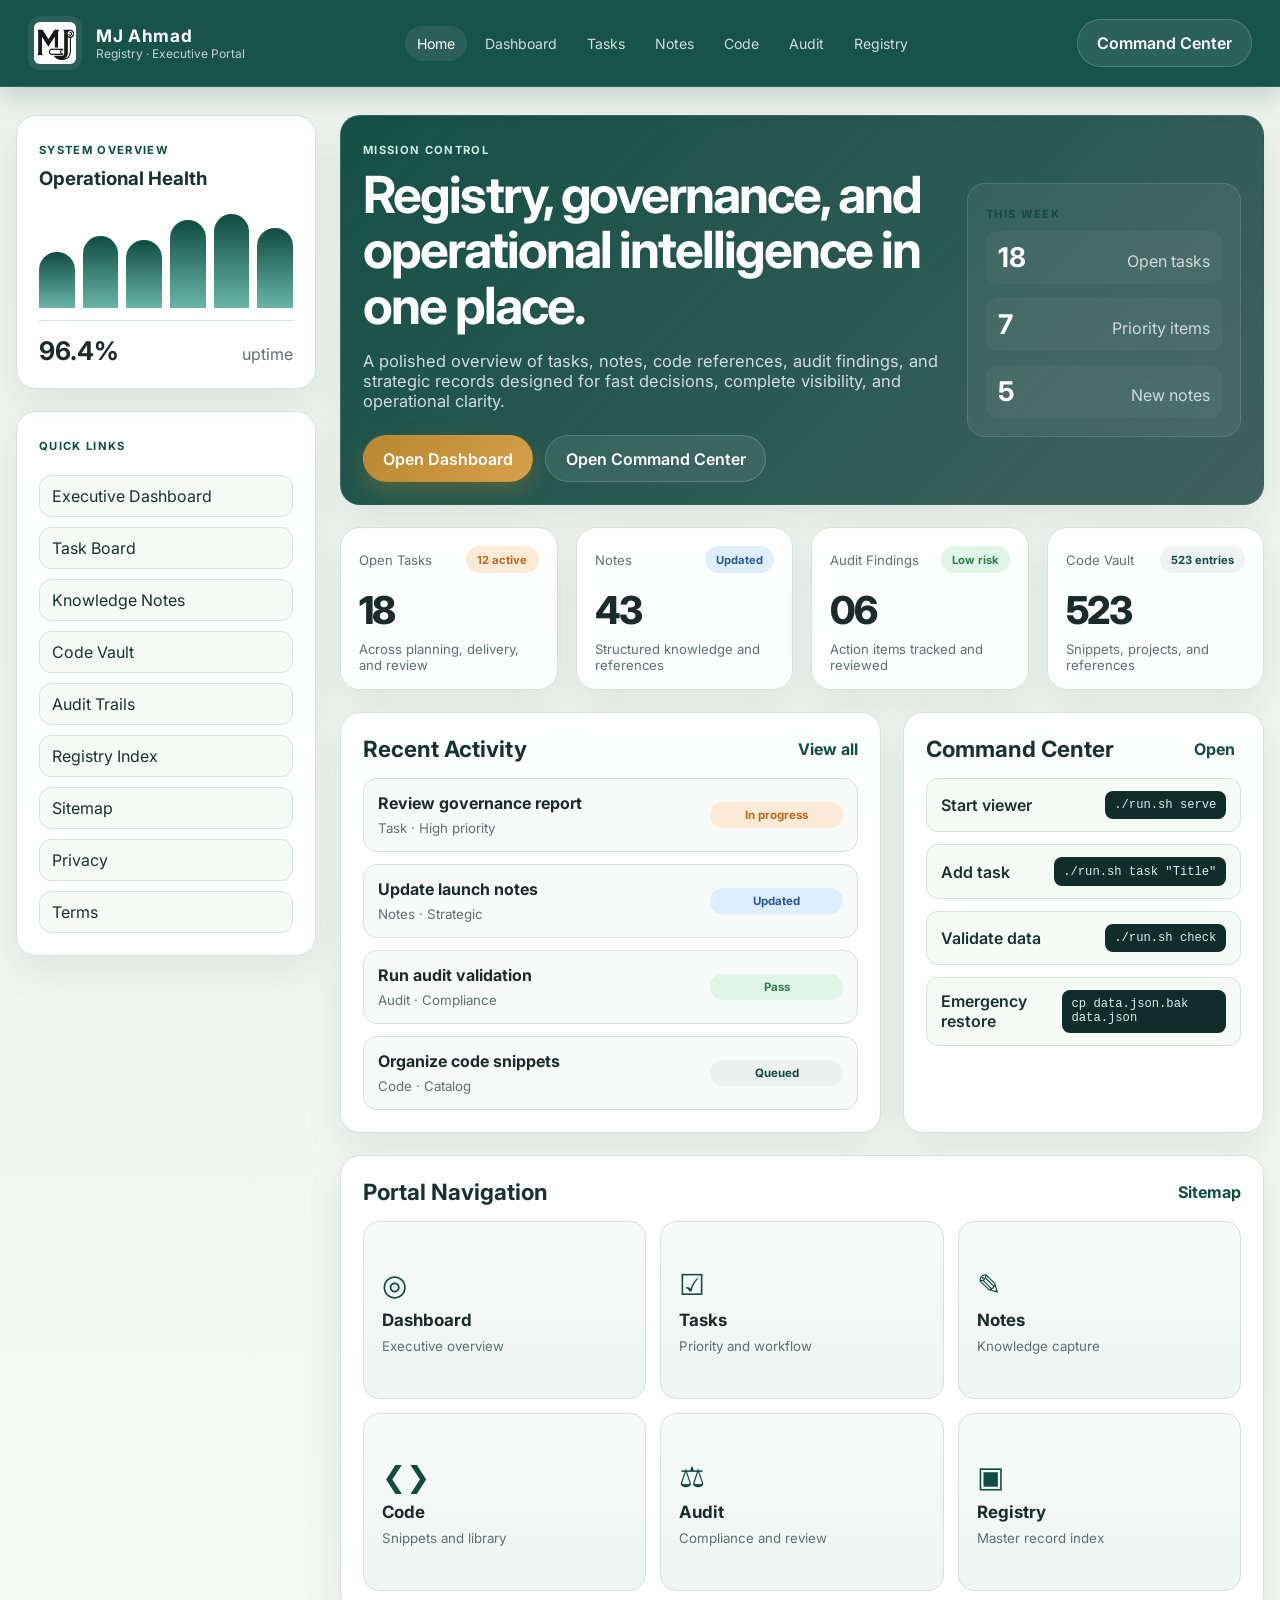
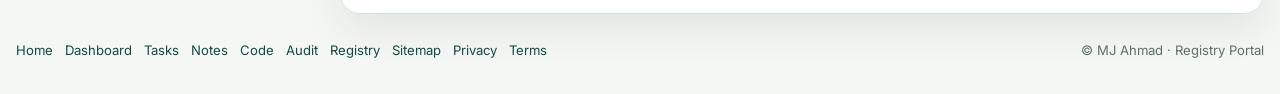
<file: index.html>
<!DOCTYPE html>
<html lang="en">
  <head>
    <meta charset="UTF-8" />
    <meta name="viewport" content="width=device-width, initial-scale=1.0" />
    <title>MJ Ahmad | Registry</title>
    <meta name="description" content="Registry command center and governance portal for tasks, notes, code, audits and operational records." />
    <link rel="preconnect" href="https://fonts.googleapis.com" />
    <link rel="preconnect" href="https://fonts.gstatic.com" crossorigin />
    <link href="https://fonts.googleapis.com/css2?family=Hind+Siliguri:wght@400;500;600;700&family=Inter:wght@400;500;600;700;800&display=swap" rel="stylesheet" />
    <link rel="stylesheet" href="assets/styles.css" />
  </head>
  <body data-page="home" data-root=".">
    <header class="site-header">
      <div class="brand-wrap">
        <img class="brand-logo" src="assets/logo.png" alt="MJ Ahmad Registry" />
        <div>
          <div class="brand-title">MJ Ahmad</div>
          <div class="brand-subtitle">Registry · Executive Portal</div>
        </div>
      </div>

      <nav class="main-nav" aria-label="Main navigation">
        <a href="index.html" class="active">Home</a>
        <a href="pages/dashboard.html">Dashboard</a>
        <a href="pages/tasks.html">Tasks</a>
        <a href="pages/notes.html">Notes</a>
        <a href="pages/code.html">Code</a>
        <a href="pages/audit.html">Audit</a>
        <a href="pages/registry.html">Registry</a>
      </nav>

      <div class="nav-actions">
        <button class="button secondary command-toggle" type="button">Command Center</button>
      </div>
    </header>

    <main class="page-shell">
      <aside class="sidebar">
        <section class="panel dashboard-card">
          <div class="panel-label">System Overview</div>
          <h3>Operational Health</h3>
          <div class="mini-bars" aria-label="Health metrics">
            <span style="height: 56%"></span>
            <span style="height: 72%"></span>
            <span style="height: 68%"></span>
            <span style="height: 88%"></span>
            <span style="height: 94%"></span>
            <span style="height: 80%"></span>
          </div>
          <div class="stat-inline">
            <strong>96.4%</strong>
            <span>uptime</span>
          </div>
        </section>

        <section class="panel">
          <div class="panel-label">Quick Links</div>
          <ul class="sidebar-links">
            <li><a href="pages/dashboard.html">Executive Dashboard</a></li>
            <li><a href="pages/tasks.html">Task Board</a></li>
            <li><a href="pages/notes.html">Knowledge Notes</a></li>
            <li><a href="pages/code.html">Code Vault</a></li>
            <li><a href="pages/audit.html">Audit Trails</a></li>
            <li><a href="pages/registry.html">Registry Index</a></li>
            <li><a href="pages/sitemap.html">Sitemap</a></li>
            <li><a href="pages/privacy.html">Privacy</a></li>
            <li><a href="pages/terms.html">Terms</a></li>
          </ul>
        </section>
      </aside>

      <section class="content-area">
        <section class="hero panel">
          <div class="hero-copy">
            <div class="eyebrow">Mission control</div>
            <h1>Registry, governance, and operational intelligence in one place.</h1>
            <p>
              A polished overview of tasks, notes, code references, audit findings, and strategic records designed for fast decisions,
              complete visibility, and operational clarity.
            </p>
            <div class="hero-actions">
              <a href="pages/dashboard.html" class="button primary">Open Dashboard</a>
              <button class="button secondary command-toggle" type="button">Open Command Center</button>
            </div>
          </div>

          <div class="hero-side">
            <div class="hero-panel">
              <div class="panel-label">This Week</div>
              <div class="metric-stack">
                <div><strong>18</strong><span>Open tasks</span></div>
                <div><strong>7</strong><span>Priority items</span></div>
                <div><strong>5</strong><span>New notes</span></div>
              </div>
            </div>
          </div>
        </section>

        <section class="metrics-grid">
          <article class="metric-card panel">
            <div class="metric-top">
              <span class="label">Open Tasks</span>
              <span class="badge badge-warning">12 active</span>
            </div>
            <div id="stat-tasks" class="metric-value">18</div>
            <div class="metric-meta">Across planning, delivery, and review</div>
          </article>

          <article class="metric-card panel">
            <div class="metric-top">
              <span class="label">Notes</span>
              <span class="badge badge-info">Updated</span>
            </div>
            <div id="stat-notes" class="metric-value">43</div>
            <div class="metric-meta">Structured knowledge and references</div>
          </article>

          <article class="metric-card panel">
            <div class="metric-top">
              <span class="label">Audit Findings</span>
              <span class="badge badge-success">Low risk</span>
            </div>
            <div id="stat-audits" class="metric-value">06</div>
            <div class="metric-meta">Action items tracked and reviewed</div>
          </article>

          <article class="metric-card panel">
            <div class="metric-top">
              <span class="label">Code Vault</span>
              <span class="badge badge-soft">523 entries</span>
            </div>
            <div id="stat-code" class="metric-value">523</div>
            <div class="metric-meta">Snippets, projects, and references</div>
          </article>
        </section>

        <section class="content-grid two-col">
          <article class="panel">
            <div class="section-header">
              <h2>Recent Activity</h2>
              <a href="pages/tasks.html">View all</a>
            </div>
            <div class="list-stack" id="recent-activity">
              <div class="list-row">
                <div>
                  <strong>Review governance report</strong>
                  <small>Task · High priority</small>
                </div>
                <span class="status-pill status-warning">In progress</span>
              </div>
              <div class="list-row">
                <div>
                  <strong>Update launch notes</strong>
                  <small>Notes · Strategic</small>
                </div>
                <span class="status-pill status-info">Updated</span>
              </div>
              <div class="list-row">
                <div>
                  <strong>Run audit validation</strong>
                  <small>Audit · Compliance</small>
                </div>
                <span class="status-pill status-success">Pass</span>
              </div>
              <div class="list-row">
                <div>
                  <strong>Organize code snippets</strong>
                  <small>Code · Catalog</small>
                </div>
                <span class="status-pill status-soft">Queued</span>
              </div>
            </div>
          </article>

          <article class="panel">
            <div class="section-header">
              <h2>Command Center</h2>
              <button class="link-button command-toggle" type="button">Open</button>
            </div>
            <div class="command-blocks">
              <div class="command-item">
                <span>Start viewer</span>
                <code>./run.sh serve</code>
              </div>
              <div class="command-item">
                <span>Add task</span>
                <code>./run.sh task "Title"</code>
              </div>
              <div class="command-item">
                <span>Validate data</span>
                <code>./run.sh check</code>
              </div>
              <div class="command-item">
                <span>Emergency restore</span>
                <code>cp data.json.bak data.json</code>
              </div>
            </div>
          </article>
        </section>

        <section class="panel">
          <div class="section-header">
            <h2>Portal Navigation</h2>
            <a href="pages/sitemap.html">Sitemap</a>
          </div>

          <div class="portal-grid">
            <a class="portal-card" href="pages/dashboard.html">
              <span class="portal-icon">◎</span>
              <strong>Dashboard</strong>
              <small>Executive overview</small>
            </a>
            <a class="portal-card" href="pages/tasks.html">
              <span class="portal-icon">☑</span>
              <strong>Tasks</strong>
              <small>Priority and workflow</small>
            </a>
            <a class="portal-card" href="pages/notes.html">
              <span class="portal-icon">✎</span>
              <strong>Notes</strong>
              <small>Knowledge capture</small>
            </a>
            <a class="portal-card" href="pages/code.html">
              <span class="portal-icon">❮❯</span>
              <strong>Code</strong>
              <small>Snippets and library</small>
            </a>
            <a class="portal-card" href="pages/audit.html">
              <span class="portal-icon">⚖</span>
              <strong>Audit</strong>
              <small>Compliance and review</small>
            </a>
            <a class="portal-card" href="pages/registry.html">
              <span class="portal-icon">▣</span>
              <strong>Registry</strong>
              <small>Master record index</small>
            </a>
          </div>
        </section>
      </section>
    </main>

    <div class="command-panel" id="commandPanel" aria-hidden="true">
      <div class="command-panel-inner" role="dialog" aria-modal="true" aria-labelledby="commandTitle">
        <div class="command-header">
          <div>
            <div class="panel-label">Command Center</div>
            <h3 id="commandTitle">Quick commands</h3>
          </div>
          <button class="close-panel" type="button" aria-label="Close command center">×</button>
        </div>

        <div class="command-tabs">
          <button class="tab active" type="button">Actions</button>
          <button class="tab" type="button">Links</button>
          <button class="tab" type="button">Info</button>
        </div>

        <div class="command-content">
          <div class="command-block">
            <div class="command-label">Start viewer</div>
            <div class="command-row">
              <code>./run.sh serve</code>
              <button type="button">Copy</button>
            </div>
          </div>
          <div class="command-block">
            <div class="command-label">Add task</div>
            <div class="command-row">
              <code>./run.sh task "Title"</code>
              <button type="button">Copy</button>
            </div>
          </div>
          <div class="command-block">
            <div class="command-label">Validate registry</div>
            <div class="command-row">
              <code>./run.sh check</code>
              <button type="button">Copy</button>
            </div>
          </div>
        </div>
      </div>
    </div>

    <footer class="site-footer">
      <div class="footer-links">
        <a href="index.html">Home</a>
        <a href="pages/dashboard.html">Dashboard</a>
        <a href="pages/tasks.html">Tasks</a>
        <a href="pages/notes.html">Notes</a>
        <a href="pages/code.html">Code</a>
        <a href="pages/audit.html">Audit</a>
        <a href="pages/registry.html">Registry</a>
        <a href="pages/sitemap.html">Sitemap</a>
        <a href="pages/privacy.html">Privacy</a>
        <a href="pages/terms.html">Terms</a>
      </div>
      <div class="footer-meta">© <span id="year"></span> MJ Ahmad · Registry Portal</div>
    </footer>

    <script src="assets/app.js"></script>
  </body>
</html>
</file>
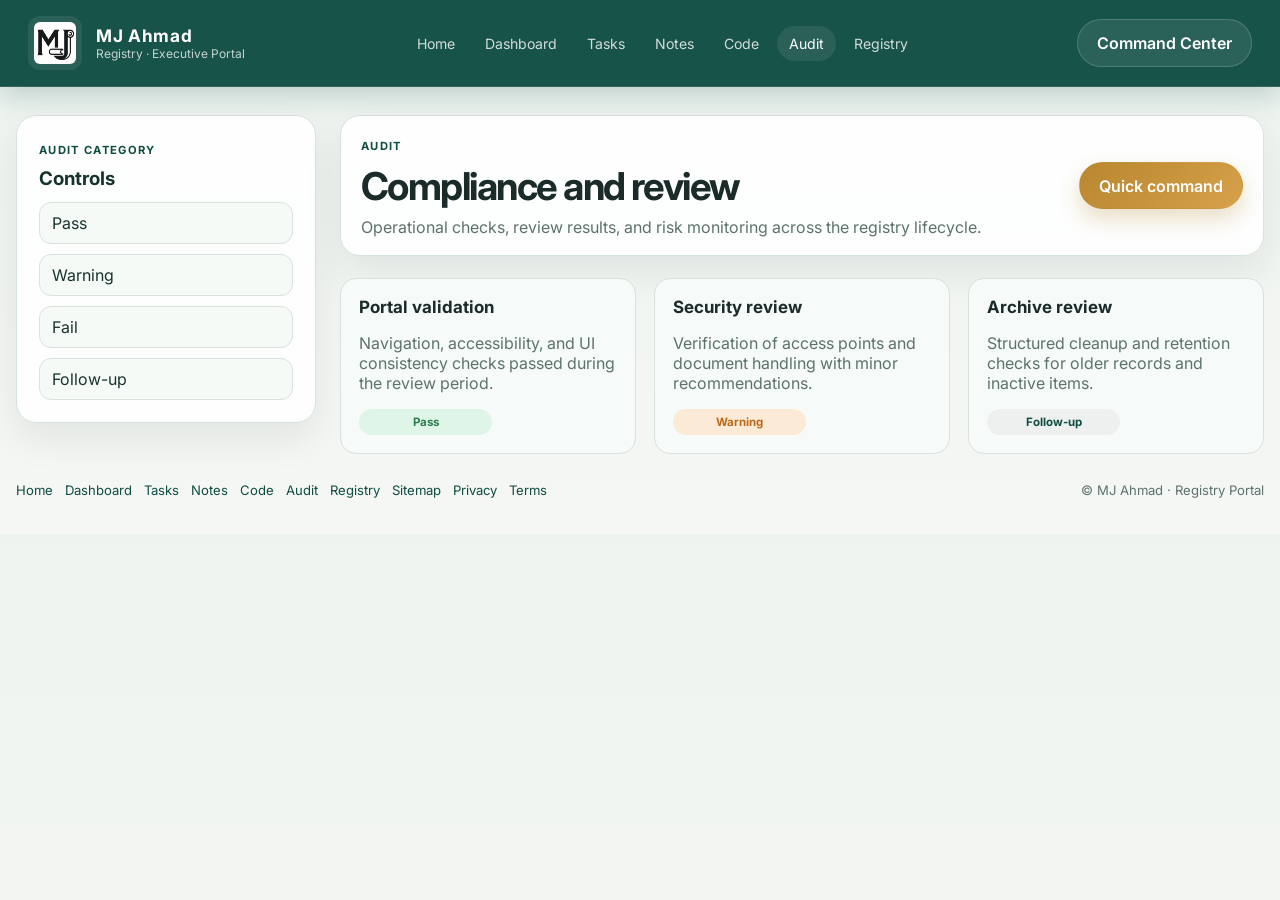
<file: pages/audit.html>
<!DOCTYPE html>
<html lang="en">
  <head>
    <meta charset="UTF-8" />
    <meta name="viewport" content="width=device-width, initial-scale=1.0" />
    <title>Audit | MJ Ahmad Registry</title>
    <link rel="preconnect" href="https://fonts.googleapis.com" />
    <link rel="preconnect" href="https://fonts.gstatic.com" crossorigin />
    <link href="https://fonts.googleapis.com/css2?family=Hind+Siliguri:wght@400;500;600;700&family=Inter:wght@400;500;600;700;800&display=swap" rel="stylesheet" />
    <link rel="stylesheet" href="../assets/styles.css" />
  </head>
  <body data-page="audit" data-root="..">
    <header class="site-header">
      <div class="brand-wrap">
        <img class="brand-logo" src="../assets/logo.png" alt="MJ Ahmad Registry" />
        <div>
          <div class="brand-title">MJ Ahmad</div>
          <div class="brand-subtitle">Registry · Executive Portal</div>
        </div>
      </div>

      <nav class="main-nav" aria-label="Main navigation">
        <a href="../index.html">Home</a>
        <a href="dashboard.html">Dashboard</a>
        <a href="tasks.html">Tasks</a>
        <a href="notes.html">Notes</a>
        <a href="code.html">Code</a>
        <a href="audit.html" class="active">Audit</a>
        <a href="registry.html">Registry</a>
      </nav>

      <div class="nav-actions">
        <button class="button secondary command-toggle" type="button">Command Center</button>
      </div>
    </header>

    <main class="page-shell">
      <aside class="sidebar">
        <section class="panel">
          <div class="panel-label">Audit category</div>
          <h3>Controls</h3>
          <ul class="sidebar-links">
            <li><a href="#">Pass</a></li>
            <li><a href="#">Warning</a></li>
            <li><a href="#">Fail</a></li>
            <li><a href="#">Follow-up</a></li>
          </ul>
        </section>
      </aside>

      <section class="content-area">
        <section class="panel page-hero">
          <div>
            <div class="eyebrow">Audit</div>
            <h1>Compliance and review</h1>
            <p>Operational checks, review results, and risk monitoring across the registry lifecycle.</p>
          </div>
          <button class="button primary command-toggle" type="button">Quick command</button>
        </section>

        <section id="audit-grid" class="card-grid">
          <article class="info-card">
            <h3>Portal validation</h3>
            <p>Navigation, accessibility, and UI consistency checks passed during the review period.</p>
            <span class="status-pill status-success">Pass</span>
          </article>
          <article class="info-card">
            <h3>Security review</h3>
            <p>Verification of access points and document handling with minor recommendations.</p>
            <span class="status-pill status-warning">Warning</span>
          </article>
          <article class="info-card">
            <h3>Archive review</h3>
            <p>Structured cleanup and retention checks for older records and inactive items.</p>
            <span class="status-pill status-soft">Follow-up</span>
          </article>
        </section>
      </section>
    </main>

    <div class="command-panel" id="commandPanel" aria-hidden="true">
      <div class="command-panel-inner" role="dialog" aria-modal="true" aria-labelledby="commandTitle">
        <div class="command-header">
          <div>
            <div class="panel-label">Command Center</div>
            <h3 id="commandTitle">Quick commands</h3>
          </div>
          <button class="close-panel" type="button" aria-label="Close command center">×</button>
        </div>
        <div class="command-tabs">
          <button class="tab active" type="button">Actions</button>
          <button class="tab" type="button">Links</button>
          <button class="tab" type="button">Info</button>
        </div>
        <div class="command-content">
          <div class="command-block">
            <div class="command-label">Add audit</div>
            <div class="command-row">
              <code>./run.sh audit "Title" --result pass --related TSK-2026-0001</code>
              <button type="button">Copy</button>
            </div>
          </div>
        </div>
      </div>
    </div>

    <footer class="site-footer">
      <div class="footer-links">
        <a href="../index.html">Home</a>
        <a href="dashboard.html">Dashboard</a>
        <a href="tasks.html">Tasks</a>
        <a href="notes.html">Notes</a>
        <a href="code.html">Code</a>
        <a href="audit.html">Audit</a>
        <a href="registry.html">Registry</a>
        <a href="sitemap.html">Sitemap</a>
        <a href="privacy.html">Privacy</a>
        <a href="terms.html">Terms</a>
      </div>
      <div class="footer-meta">© <span id="year"></span> MJ Ahmad · Registry Portal</div>
    </footer>

    <script src="../assets/app.js"></script>
  </body>
</html>
</file>
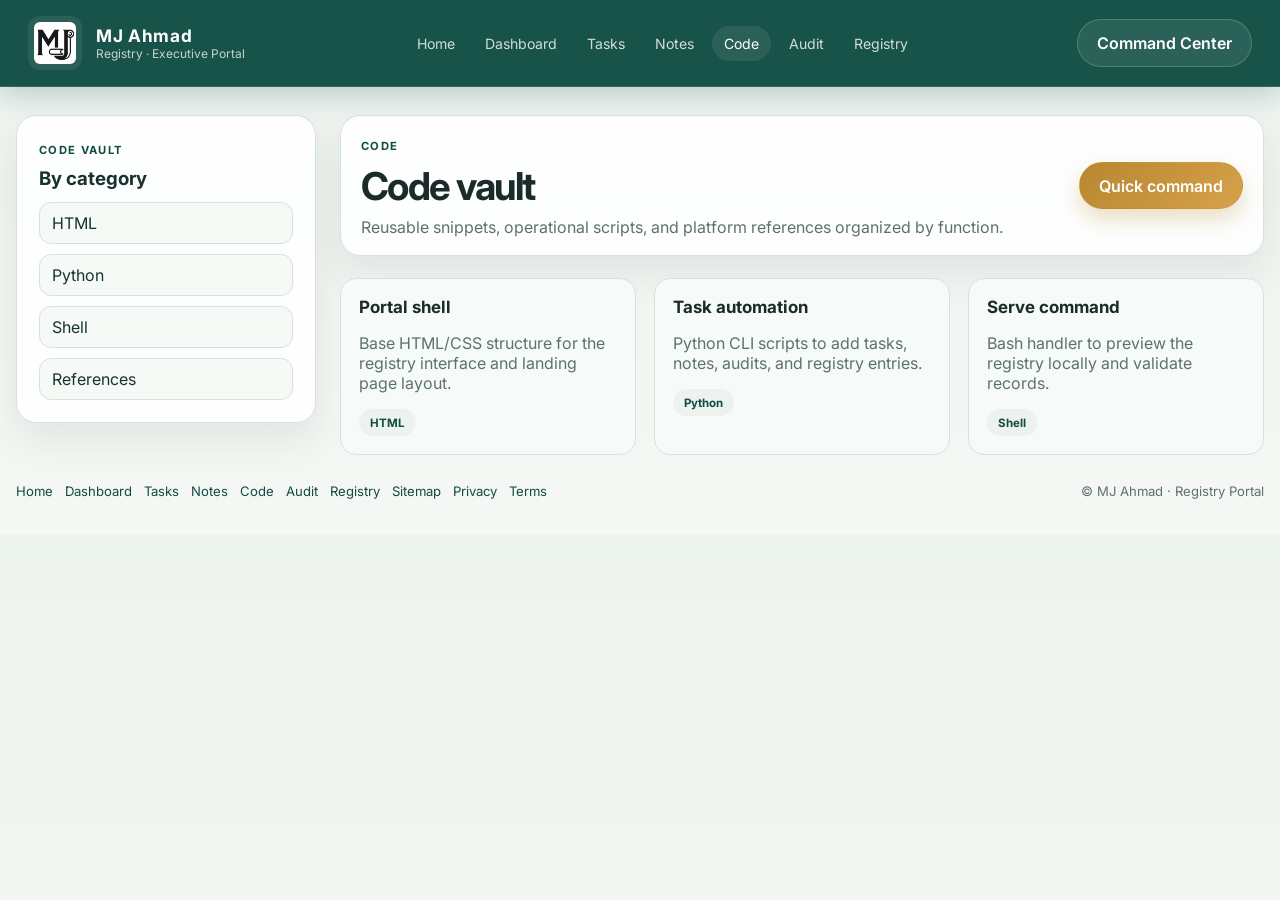
<file: pages/code.html>
<!DOCTYPE html>
<html lang="en">
  <head>
    <meta charset="UTF-8" />
    <meta name="viewport" content="width=device-width, initial-scale=1.0" />
    <title>Code | MJ Ahmad Registry</title>
    <link rel="preconnect" href="https://fonts.googleapis.com" />
    <link rel="preconnect" href="https://fonts.gstatic.com" crossorigin />
    <link href="https://fonts.googleapis.com/css2?family=Hind+Siliguri:wght@400;500;600;700&family=Inter:wght@400;500;600;700;800&display=swap" rel="stylesheet" />
    <link rel="stylesheet" href="../assets/styles.css" />
  </head>
  <body data-page="code" data-root="..">
    <header class="site-header">
      <div class="brand-wrap">
        <img class="brand-logo" src="../assets/logo.png" alt="MJ Ahmad Registry" />
        <div>
          <div class="brand-title">MJ Ahmad</div>
          <div class="brand-subtitle">Registry · Executive Portal</div>
        </div>
      </div>

      <nav class="main-nav" aria-label="Main navigation">
        <a href="../index.html">Home</a>
        <a href="dashboard.html">Dashboard</a>
        <a href="tasks.html">Tasks</a>
        <a href="notes.html">Notes</a>
        <a href="code.html" class="active">Code</a>
        <a href="audit.html">Audit</a>
        <a href="registry.html">Registry</a>
      </nav>

      <div class="nav-actions">
        <button class="button secondary command-toggle" type="button">Command Center</button>
      </div>
    </header>

    <main class="page-shell">
      <aside class="sidebar">
        <section class="panel">
          <div class="panel-label">Code vault</div>
          <h3>By category</h3>
          <ul class="sidebar-links">
            <li><a href="#">HTML</a></li>
            <li><a href="#">Python</a></li>
            <li><a href="#">Shell</a></li>
            <li><a href="#">References</a></li>
          </ul>
        </section>
      </aside>

      <section class="content-area">
        <section class="panel page-hero">
          <div>
            <div class="eyebrow">Code</div>
            <h1>Code vault</h1>
            <p>Reusable snippets, operational scripts, and platform references organized by function.</p>
          </div>
          <button class="button primary command-toggle" type="button">Quick command</button>
        </section>

        <section id="code-grid" class="card-grid">
          <article class="info-card">
            <h3>Portal shell</h3>
            <p>Base HTML/CSS structure for the registry interface and landing page layout.</p>
            <span class="table-tag">HTML</span>
          </article>
          <article class="info-card">
            <h3>Task automation</h3>
            <p>Python CLI scripts to add tasks, notes, audits, and registry entries.</p>
            <span class="table-tag">Python</span>
          </article>
          <article class="info-card">
            <h3>Serve command</h3>
            <p>Bash handler to preview the registry locally and validate records.</p>
            <span class="table-tag">Shell</span>
          </article>
        </section>
      </section>
    </main>

    <div class="command-panel" id="commandPanel" aria-hidden="true">
      <div class="command-panel-inner" role="dialog" aria-modal="true" aria-labelledby="commandTitle">
        <div class="command-header">
          <div>
            <div class="panel-label">Command Center</div>
            <h3 id="commandTitle">Quick commands</h3>
          </div>
          <button class="close-panel" type="button" aria-label="Close command center">×</button>
        </div>
        <div class="command-tabs">
          <button class="tab active" type="button">Actions</button>
          <button class="tab" type="button">Links</button>
          <button class="tab" type="button">Info</button>
        </div>
        <div class="command-content">
          <div class="command-block">
            <div class="command-label">Add code</div>
            <div class="command-row">
              <code>./run.sh code ~/mj/portal/index.html "Title" "Description"</code>
              <button type="button">Copy</button>
            </div>
          </div>
        </div>
      </div>
    </div>

    <footer class="site-footer">
      <div class="footer-links">
        <a href="../index.html">Home</a>
        <a href="dashboard.html">Dashboard</a>
        <a href="tasks.html">Tasks</a>
        <a href="notes.html">Notes</a>
        <a href="code.html">Code</a>
        <a href="audit.html">Audit</a>
        <a href="registry.html">Registry</a>
        <a href="sitemap.html">Sitemap</a>
        <a href="privacy.html">Privacy</a>
        <a href="terms.html">Terms</a>
      </div>
      <div class="footer-meta">© <span id="year"></span> MJ Ahmad · Registry Portal</div>
    </footer>

    <script src="../assets/app.js"></script>
  </body>
</html>
</file>
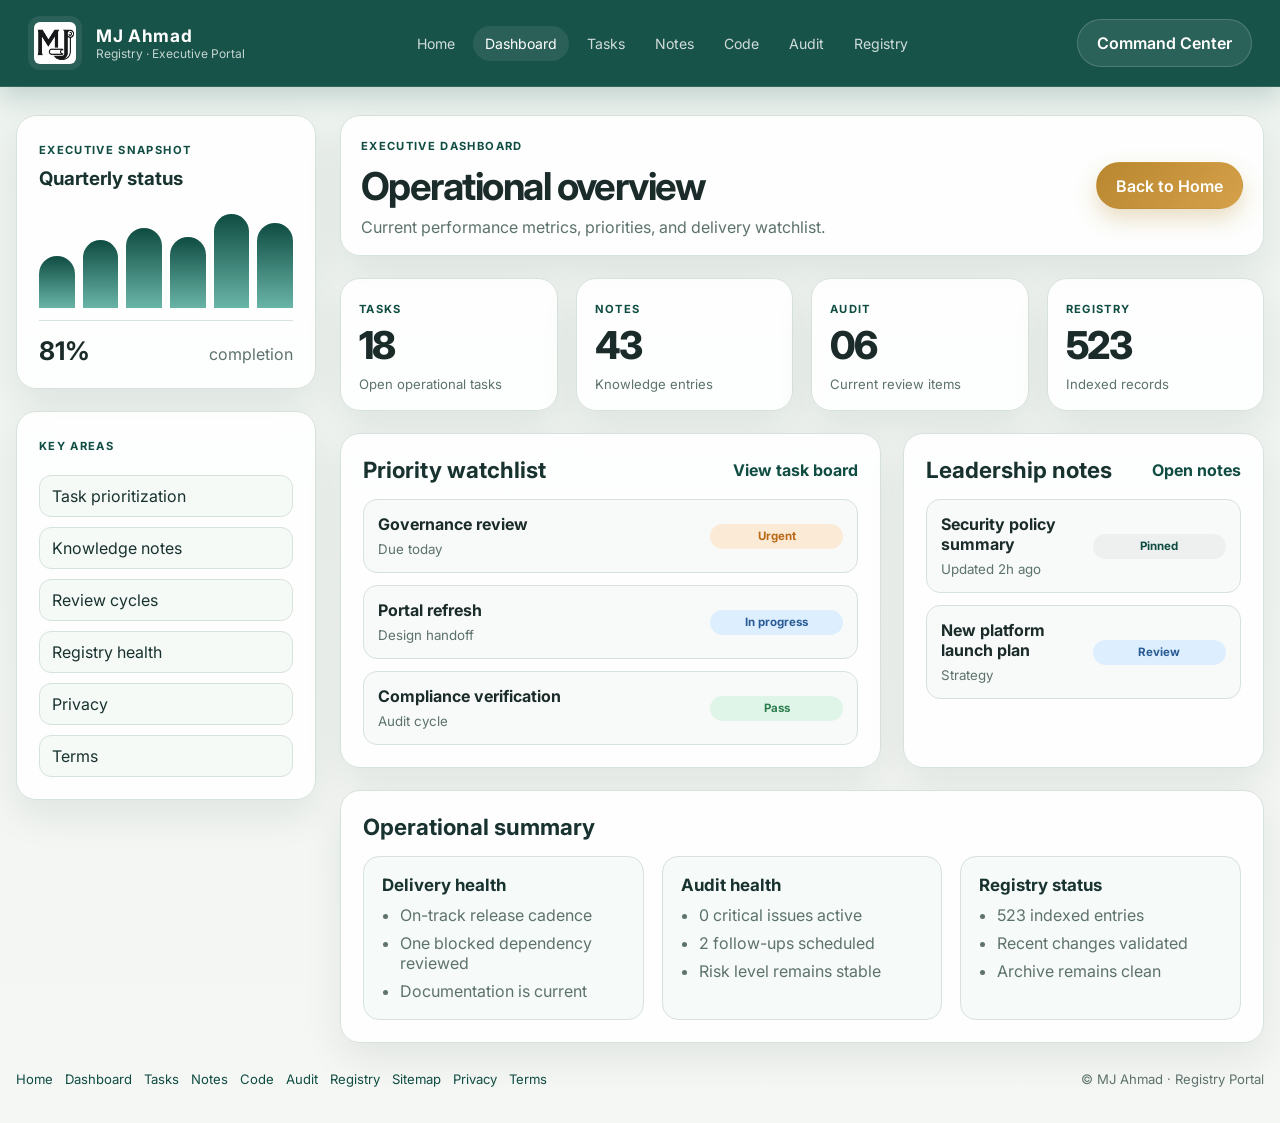
<file: pages/dashboard.html>
<!DOCTYPE html>
<html lang="en">
  <head>
    <meta charset="UTF-8" />
    <meta name="viewport" content="width=device-width, initial-scale=1.0" />
    <title>Dashboard | MJ Ahmad Registry</title>
    <link rel="preconnect" href="https://fonts.googleapis.com" />
    <link rel="preconnect" href="https://fonts.gstatic.com" crossorigin />
    <link href="https://fonts.googleapis.com/css2?family=Hind+Siliguri:wght@400;500;600;700&family=Inter:wght@400;500;600;700;800&display=swap" rel="stylesheet" />
    <link rel="stylesheet" href="../assets/styles.css" />
  </head>
  <body data-page="dashboard" data-root="..">
    <header class="site-header">
      <div class="brand-wrap">
        <img class="brand-logo" src="../assets/logo.png" alt="MJ Ahmad Registry" />
        <div>
          <div class="brand-title">MJ Ahmad</div>
          <div class="brand-subtitle">Registry · Executive Portal</div>
        </div>
      </div>

      <nav class="main-nav" aria-label="Main navigation">
        <a href="../index.html">Home</a>
        <a href="dashboard.html" class="active">Dashboard</a>
        <a href="tasks.html">Tasks</a>
        <a href="notes.html">Notes</a>
        <a href="code.html">Code</a>
        <a href="audit.html">Audit</a>
        <a href="registry.html">Registry</a>
      </nav>

      <div class="nav-actions">
        <button class="button secondary command-toggle" type="button">Command Center</button>
      </div>
    </header>

    <main class="page-shell">
      <aside class="sidebar">
        <section class="panel">
          <div class="panel-label">Executive Snapshot</div>
          <h3>Quarterly status</h3>
          <div class="mini-bars" aria-label="Quarterly status bars">
            <span style="height: 52%"></span>
            <span style="height: 68%"></span>
            <span style="height: 80%"></span>
            <span style="height: 71%"></span>
            <span style="height: 94%"></span>
            <span style="height: 85%"></span>
          </div>
          <div class="stat-inline">
            <strong>81%</strong>
            <span>completion</span>
          </div>
        </section>

        <section class="panel">
          <div class="panel-label">Key Areas</div>
          <ul class="sidebar-links">
            <li><a href="tasks.html">Task prioritization</a></li>
            <li><a href="notes.html">Knowledge notes</a></li>
            <li><a href="audit.html">Review cycles</a></li>
            <li><a href="registry.html">Registry health</a></li>
            <li><a href="privacy.html">Privacy</a></li>
            <li><a href="terms.html">Terms</a></li>
          </ul>
        </section>
      </aside>

      <section class="content-area">
        <section class="panel page-hero">
          <div>
            <div class="eyebrow">Executive dashboard</div>
            <h1>Operational overview</h1>
            <p>Current performance metrics, priorities, and delivery watchlist.</p>
          </div>
          <a href="../index.html" class="button primary">Back to Home</a>
        </section>

        <section class="kpi-grid">
          <article class="panel">
            <div class="panel-label">Tasks</div>
            <div id="kpi-tasks" class="metric-value">18</div>
            <div class="metric-meta">Open operational tasks</div>
          </article>
          <article class="panel">
            <div class="panel-label">Notes</div>
            <div id="kpi-notes" class="metric-value">43</div>
            <div class="metric-meta">Knowledge entries</div>
          </article>
          <article class="panel">
            <div class="panel-label">Audit</div>
            <div id="kpi-audits" class="metric-value">06</div>
            <div class="metric-meta">Current review items</div>
          </article>
          <article class="panel">
            <div class="panel-label">Registry</div>
            <div id="kpi-code" class="metric-value">523</div>
            <div class="metric-meta">Indexed records</div>
          </article>
        </section>

        <section class="content-grid two-col">
          <article class="panel">
            <div class="section-header">
              <h2>Priority watchlist</h2>
              <a href="tasks.html">View task board</a>
            </div>
            <div class="list-stack" id="priority-watchlist">
              <div class="list-row">
                <div>
                  <strong>Governance review</strong>
                  <small>Due today</small>
                </div>
                <span class="status-pill status-warning">Urgent</span>
              </div>
              <div class="list-row">
                <div>
                  <strong>Portal refresh</strong>
                  <small>Design handoff</small>
                </div>
                <span class="status-pill status-info">In progress</span>
              </div>
              <div class="list-row">
                <div>
                  <strong>Compliance verification</strong>
                  <small>Audit cycle</small>
                </div>
                <span class="status-pill status-success">Pass</span>
              </div>
            </div>
          </article>

          <article class="panel">
            <div class="section-header">
              <h2>Leadership notes</h2>
              <a href="notes.html">Open notes</a>
            </div>
            <div class="list-stack" id="leadership-notes">
              <div class="list-row">
                <div>
                  <strong>Security policy summary</strong>
                  <small>Updated 2h ago</small>
                </div>
                <span class="status-pill status-soft">Pinned</span>
              </div>
              <div class="list-row">
                <div>
                  <strong>New platform launch plan</strong>
                  <small>Strategy</small>
                </div>
                <span class="status-pill status-info">Review</span>
              </div>
            </div>
          </article>
        </section>

        <section class="panel">
          <div class="section-header">
            <h2>Operational summary</h2>
          </div>
          <div class="card-grid">
            <div class="info-card">
              <h3>Delivery health</h3>
              <ul>
                <li>On-track release cadence</li>
                <li>One blocked dependency reviewed</li>
                <li>Documentation is current</li>
              </ul>
            </div>
            <div class="info-card">
              <h3>Audit health</h3>
              <ul>
                <li>0 critical issues active</li>
                <li>2 follow-ups scheduled</li>
                <li>Risk level remains stable</li>
              </ul>
            </div>
            <div class="info-card">
              <h3>Registry status</h3>
              <ul>
                <li>523 indexed entries</li>
                <li>Recent changes validated</li>
                <li>Archive remains clean</li>
              </ul>
            </div>
          </div>
        </section>
      </section>
    </main>

    <div class="command-panel" id="commandPanel" aria-hidden="true">
      <div class="command-panel-inner" role="dialog" aria-modal="true" aria-labelledby="commandTitle">
        <div class="command-header">
          <div>
            <div class="panel-label">Command Center</div>
            <h3 id="commandTitle">Quick commands</h3>
          </div>
          <button class="close-panel" type="button" aria-label="Close command center">×</button>
        </div>
        <div class="command-tabs">
          <button class="tab active" type="button">Actions</button>
          <button class="tab" type="button">Links</button>
          <button class="tab" type="button">Info</button>
        </div>
        <div class="command-content">
          <div class="command-block">
            <div class="command-label">Start viewer</div>
            <div class="command-row">
              <code>./run.sh serve</code>
              <button type="button">Copy</button>
            </div>
          </div>
          <div class="command-block">
            <div class="command-label">Add task</div>
            <div class="command-row">
              <code>./run.sh task "Title" --priority high</code>
              <button type="button">Copy</button>
            </div>
          </div>
          <div class="command-block">
            <div class="command-label">Validate registry</div>
            <div class="command-row">
              <code>./run.sh check</code>
              <button type="button">Copy</button>
            </div>
          </div>
        </div>
      </div>
    </div>

    <footer class="site-footer">
      <div class="footer-links">
        <a href="../index.html">Home</a>
        <a href="dashboard.html">Dashboard</a>
        <a href="tasks.html">Tasks</a>
        <a href="notes.html">Notes</a>
        <a href="code.html">Code</a>
        <a href="audit.html">Audit</a>
        <a href="registry.html">Registry</a>
        <a href="sitemap.html">Sitemap</a>
        <a href="privacy.html">Privacy</a>
        <a href="terms.html">Terms</a>
      </div>
      <div class="footer-meta">© <span id="year"></span> MJ Ahmad · Registry Portal</div>
    </footer>

    <script src="../assets/app.js"></script>
  </body>
</html>
</file>
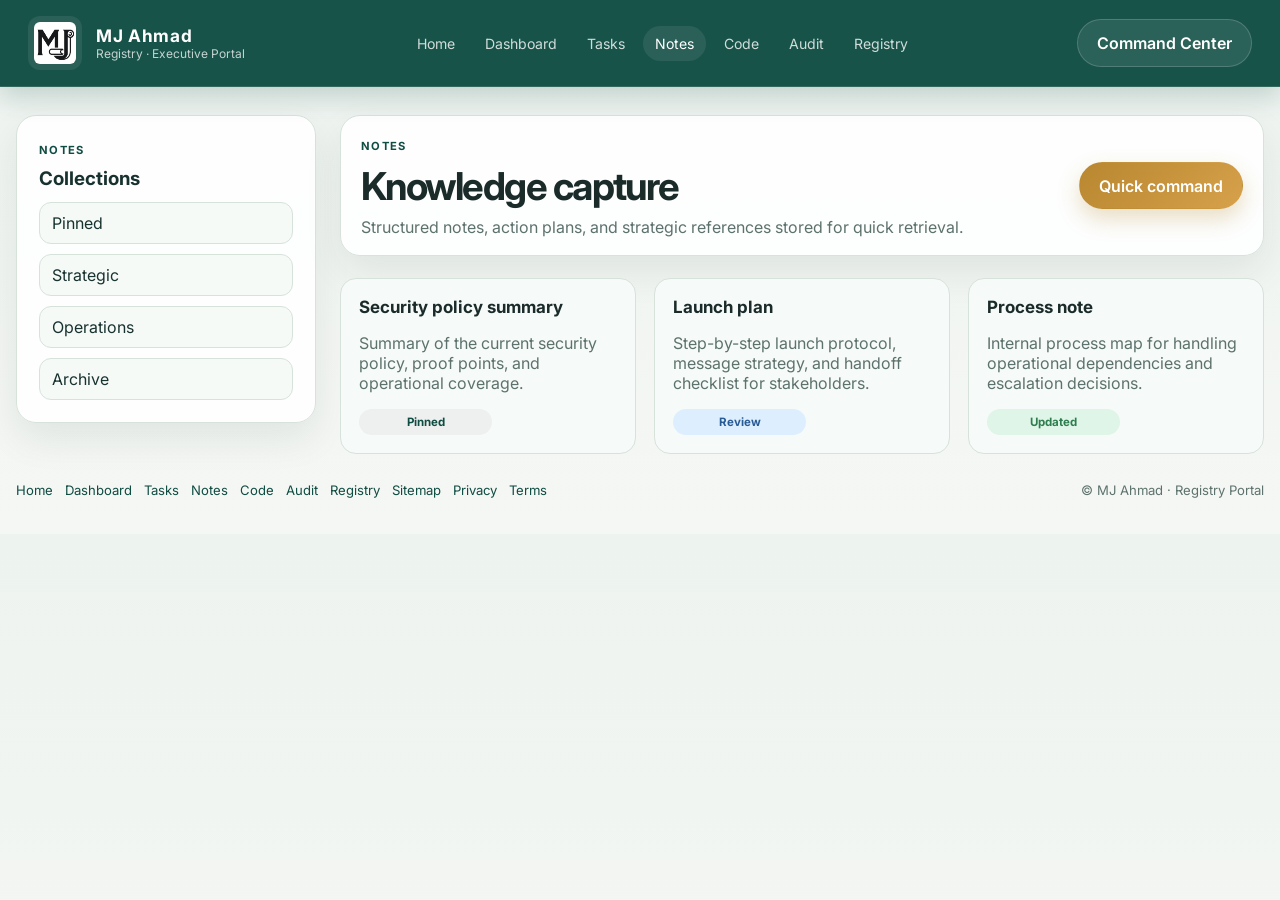
<file: pages/notes.html>
<!DOCTYPE html>
<html lang="en">
  <head>
    <meta charset="UTF-8" />
    <meta name="viewport" content="width=device-width, initial-scale=1.0" />
    <title>Notes | MJ Ahmad Registry</title>
    <link rel="preconnect" href="https://fonts.googleapis.com" />
    <link rel="preconnect" href="https://fonts.gstatic.com" crossorigin />
    <link href="https://fonts.googleapis.com/css2?family=Hind+Siliguri:wght@400;500;600;700&family=Inter:wght@400;500;600;700;800&display=swap" rel="stylesheet" />
    <link rel="stylesheet" href="../assets/styles.css" />
  </head>
  <body data-page="notes" data-root="..">
    <header class="site-header">
      <div class="brand-wrap">
        <img class="brand-logo" src="../assets/logo.png" alt="MJ Ahmad Registry" />
        <div>
          <div class="brand-title">MJ Ahmad</div>
          <div class="brand-subtitle">Registry · Executive Portal</div>
        </div>
      </div>

      <nav class="main-nav" aria-label="Main navigation">
        <a href="../index.html">Home</a>
        <a href="dashboard.html">Dashboard</a>
        <a href="tasks.html">Tasks</a>
        <a href="notes.html" class="active">Notes</a>
        <a href="code.html">Code</a>
        <a href="audit.html">Audit</a>
        <a href="registry.html">Registry</a>
      </nav>

      <div class="nav-actions">
        <button class="button secondary command-toggle" type="button">Command Center</button>
      </div>
    </header>

    <main class="page-shell">
      <aside class="sidebar">
        <section class="panel">
          <div class="panel-label">Notes</div>
          <h3>Collections</h3>
          <ul class="sidebar-links">
            <li><a href="#">Pinned</a></li>
            <li><a href="#">Strategic</a></li>
            <li><a href="#">Operations</a></li>
            <li><a href="#">Archive</a></li>
          </ul>
        </section>
      </aside>

      <section class="content-area">
        <section class="panel page-hero">
          <div>
            <div class="eyebrow">Notes</div>
            <h1>Knowledge capture</h1>
            <p>Structured notes, action plans, and strategic references stored for quick retrieval.</p>
          </div>
          <button class="button primary command-toggle" type="button">Quick command</button>
        </section>

        <section id="notes-grid" class="card-grid">
          <article class="info-card">
            <h3>Security policy summary</h3>
            <p>Summary of the current security policy, proof points, and operational coverage.</p>
            <span class="status-pill status-soft">Pinned</span>
          </article>
          <article class="info-card">
            <h3>Launch plan</h3>
            <p>Step-by-step launch protocol, message strategy, and handoff checklist for stakeholders.</p>
            <span class="status-pill status-info">Review</span>
          </article>
          <article class="info-card">
            <h3>Process note</h3>
            <p>Internal process map for handling operational dependencies and escalation decisions.</p>
            <span class="status-pill status-success">Updated</span>
          </article>
        </section>
      </section>
    </main>

    <div class="command-panel" id="commandPanel" aria-hidden="true">
      <div class="command-panel-inner" role="dialog" aria-modal="true" aria-labelledby="commandTitle">
        <div class="command-header">
          <div>
            <div class="panel-label">Command Center</div>
            <h3 id="commandTitle">Quick commands</h3>
          </div>
          <button class="close-panel" type="button" aria-label="Close command center">×</button>
        </div>
        <div class="command-tabs">
          <button class="tab active" type="button">Actions</button>
          <button class="tab" type="button">Links</button>
          <button class="tab" type="button">Info</button>
        </div>
        <div class="command-content">
          <div class="command-block">
            <div class="command-label">Add note</div>
            <div class="command-row">
              <code>./run.sh note "Title" --body "..." --pinned</code>
              <button type="button">Copy</button>
            </div>
          </div>
        </div>
      </div>
    </div>

    <footer class="site-footer">
      <div class="footer-links">
        <a href="../index.html">Home</a>
        <a href="dashboard.html">Dashboard</a>
        <a href="tasks.html">Tasks</a>
        <a href="notes.html">Notes</a>
        <a href="code.html">Code</a>
        <a href="audit.html">Audit</a>
        <a href="registry.html">Registry</a>
        <a href="sitemap.html">Sitemap</a>
        <a href="privacy.html">Privacy</a>
        <a href="terms.html">Terms</a>
      </div>
      <div class="footer-meta">© <span id="year"></span> MJ Ahmad · Registry Portal</div>
    </footer>

    <script src="../assets/app.js"></script>
  </body>
</html>
</file>
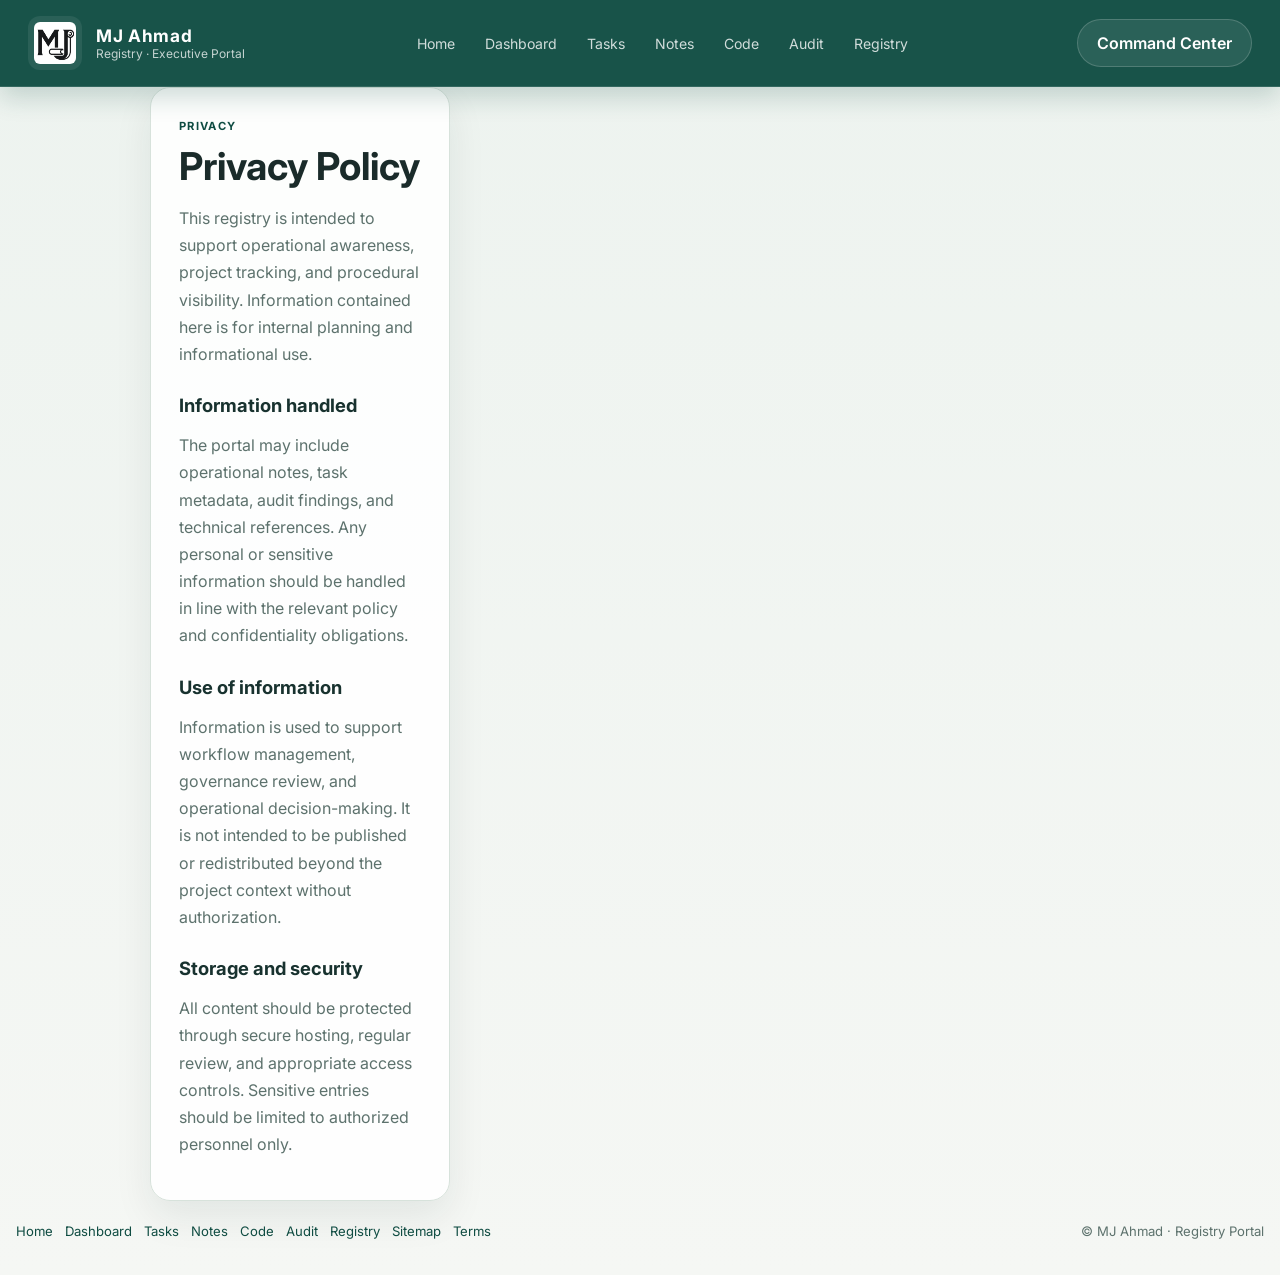
<file: pages/privacy.html>
<!DOCTYPE html>
<html lang="en">
  <head>
    <meta charset="UTF-8" />
    <meta name="viewport" content="width=device-width, initial-scale=1.0" />
    <title>Privacy Policy | MJ Ahmad Registry</title>
    <link rel="preconnect" href="https://fonts.googleapis.com" />
    <link rel="preconnect" href="https://fonts.gstatic.com" crossorigin />
    <link href="https://fonts.googleapis.com/css2?family=Hind+Siliguri:wght@400;500;600;700&family=Inter:wght@400;500;600;700;800&display=swap" rel="stylesheet" />
    <link rel="stylesheet" href="../assets/styles.css" />
  </head>
  <body>
    <header class="site-header">
      <div class="brand-wrap">
        <img class="brand-logo" src="../assets/logo.png" alt="MJ Ahmad Registry" />
        <div>
          <div class="brand-title">MJ Ahmad</div>
          <div class="brand-subtitle">Registry · Executive Portal</div>
        </div>
      </div>

      <nav class="main-nav" aria-label="Main navigation">
        <a href="../index.html">Home</a>
        <a href="dashboard.html">Dashboard</a>
        <a href="tasks.html">Tasks</a>
        <a href="notes.html">Notes</a>
        <a href="code.html">Code</a>
        <a href="audit.html">Audit</a>
        <a href="registry.html">Registry</a>
      </nav>

      <div class="nav-actions">
        <button class="button secondary command-toggle" type="button">Command Center</button>
      </div>
    </header>

    <main class="page-shell legal-page">
      <section class="panel">
        <div class="eyebrow">Privacy</div>
        <h1>Privacy Policy</h1>
        <p>This registry is intended to support operational awareness, project tracking, and procedural visibility. Information contained here is for internal planning and informational use.</p>

        <h2>Information handled</h2>
        <p>The portal may include operational notes, task metadata, audit findings, and technical references. Any personal or sensitive information should be handled in line with the relevant policy and confidentiality obligations.</p>

        <h2>Use of information</h2>
        <p>Information is used to support workflow management, governance review, and operational decision-making. It is not intended to be published or redistributed beyond the project context without authorization.</p>

        <h2>Storage and security</h2>
        <p>All content should be protected through secure hosting, regular review, and appropriate access controls. Sensitive entries should be limited to authorized personnel only.</p>
      </section>
    </main>

    <footer class="site-footer">
      <div class="footer-links">
        <a href="../index.html">Home</a>
        <a href="dashboard.html">Dashboard</a>
        <a href="tasks.html">Tasks</a>
        <a href="notes.html">Notes</a>
        <a href="code.html">Code</a>
        <a href="audit.html">Audit</a>
        <a href="registry.html">Registry</a>
        <a href="sitemap.html">Sitemap</a>
        <a href="terms.html">Terms</a>
      </div>
      <div class="footer-meta">© <span id="year"></span> MJ Ahmad · Registry Portal</div>
    </footer>

    <script src="../assets/app.js"></script>
  </body>
</html>
</file>
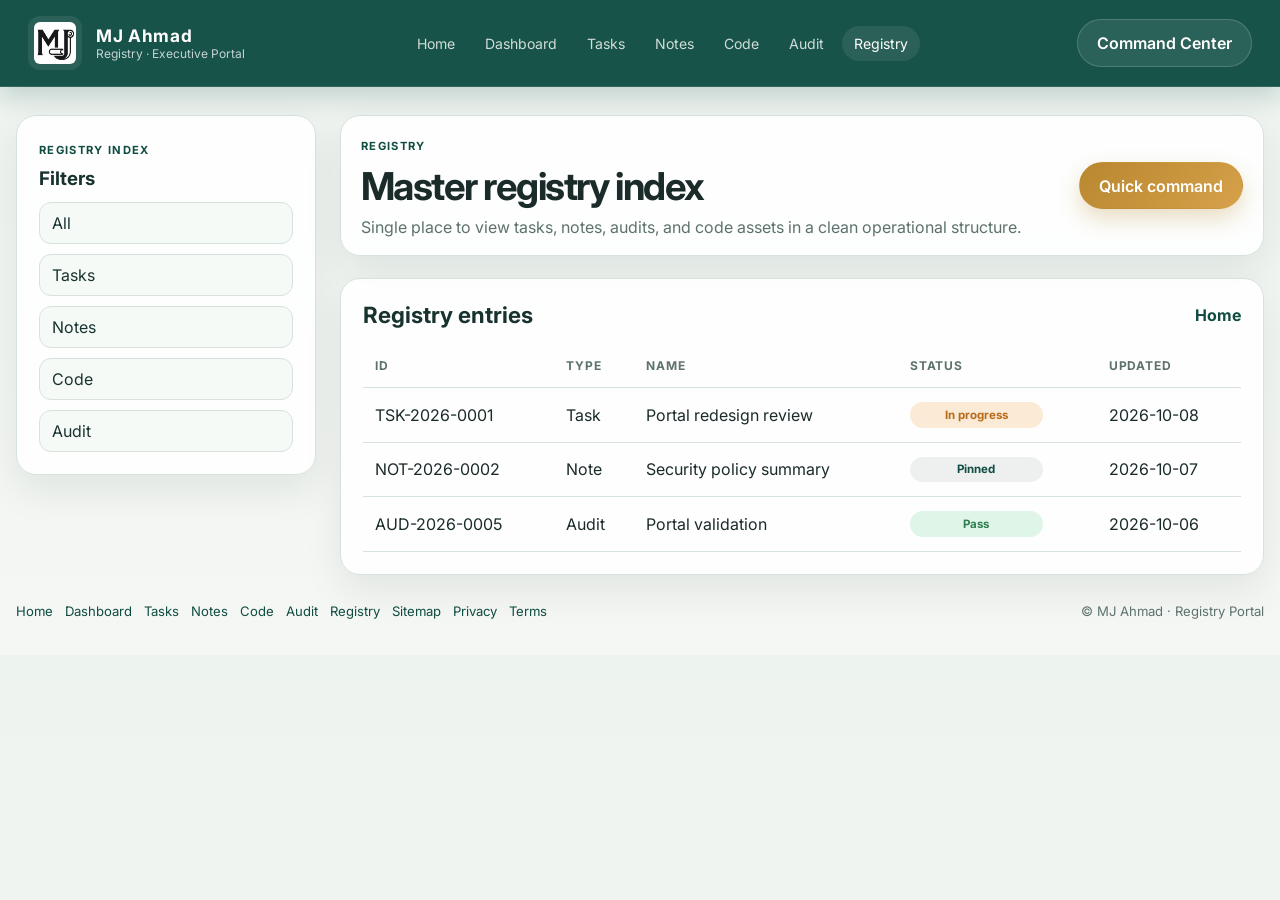
<file: pages/registry.html>
<!DOCTYPE html>
<html lang="en">
  <head>
    <meta charset="UTF-8" />
    <meta name="viewport" content="width=device-width, initial-scale=1.0" />
    <title>Registry | MJ Ahmad Registry</title>
    <link rel="preconnect" href="https://fonts.googleapis.com" />
    <link rel="preconnect" href="https://fonts.gstatic.com" crossorigin />
    <link href="https://fonts.googleapis.com/css2?family=Hind+Siliguri:wght@400;500;600;700&family=Inter:wght@400;500;600;700;800&display=swap" rel="stylesheet" />
    <link rel="stylesheet" href="../assets/styles.css" />
  </head>
  <body data-page="registry" data-root="..">
    <header class="site-header">
      <div class="brand-wrap">
        <img class="brand-logo" src="../assets/logo.png" alt="MJ Ahmad Registry" />
        <div>
          <div class="brand-title">MJ Ahmad</div>
          <div class="brand-subtitle">Registry · Executive Portal</div>
        </div>
      </div>

      <nav class="main-nav" aria-label="Main navigation">
        <a href="../index.html">Home</a>
        <a href="dashboard.html">Dashboard</a>
        <a href="tasks.html">Tasks</a>
        <a href="notes.html">Notes</a>
        <a href="code.html">Code</a>
        <a href="audit.html">Audit</a>
        <a href="registry.html" class="active">Registry</a>
      </nav>

      <div class="nav-actions">
        <button class="button secondary command-toggle" type="button">Command Center</button>
      </div>
    </header>

    <main class="page-shell">
      <aside class="sidebar">
        <section class="panel">
          <div class="panel-label">Registry index</div>
          <h3>Filters</h3>
          <ul class="sidebar-links">
            <li><a href="#">All</a></li>
            <li><a href="#">Tasks</a></li>
            <li><a href="#">Notes</a></li>
            <li><a href="#">Code</a></li>
            <li><a href="#">Audit</a></li>
          </ul>
        </section>
      </aside>

      <section class="content-area">
        <section class="panel page-hero">
          <div>
            <div class="eyebrow">Registry</div>
            <h1>Master registry index</h1>
            <p>Single place to view tasks, notes, audits, and code assets in a clean operational structure.</p>
          </div>
          <button class="button primary command-toggle" type="button">Quick command</button>
        </section>

        <section class="panel">
          <div class="section-header">
            <h2>Registry entries</h2>
            <a href="../index.html">Home</a>
          </div>
          <div class="table-wrap">
            <table class="data-table">
              <thead>
                <tr>
                  <th>ID</th>
                  <th>Type</th>
                  <th>Name</th>
                  <th>Status</th>
                  <th>Updated</th>
                </tr>
              </thead>
              <tbody id="registry-table-body">
                <tr>
                  <td>TSK-2026-0001</td>
                  <td>Task</td>
                  <td>Portal redesign review</td>
                  <td><span class="status-pill status-warning">In progress</span></td>
                  <td>2026-10-08</td>
                </tr>
                <tr>
                  <td>NOT-2026-0002</td>
                  <td>Note</td>
                  <td>Security policy summary</td>
                  <td><span class="status-pill status-soft">Pinned</span></td>
                  <td>2026-10-07</td>
                </tr>
                <tr>
                  <td>AUD-2026-0005</td>
                  <td>Audit</td>
                  <td>Portal validation</td>
                  <td><span class="status-pill status-success">Pass</span></td>
                  <td>2026-10-06</td>
                </tr>
              </tbody>
            </table>
          </div>
        </section>
      </section>
    </main>

    <div class="command-panel" id="commandPanel" aria-hidden="true">
      <div class="command-panel-inner" role="dialog" aria-modal="true" aria-labelledby="commandTitle">
        <div class="command-header">
          <div>
            <div class="panel-label">Command Center</div>
            <h3 id="commandTitle">Quick commands</h3>
          </div>
          <button class="close-panel" type="button" aria-label="Close command center">×</button>
        </div>
        <div class="command-tabs">
          <button class="tab active" type="button">Actions</button>
          <button class="tab" type="button">Links</button>
          <button class="tab" type="button">Info</button>
        </div>
        <div class="command-content">
          <div class="command-block">
            <div class="command-label">Validate registry</div>
            <div class="command-row">
              <code>./run.sh check</code>
              <button type="button">Copy</button>
            </div>
          </div>
        </div>
      </div>
    </div>

    <footer class="site-footer">
      <div class="footer-links">
        <a href="../index.html">Home</a>
        <a href="dashboard.html">Dashboard</a>
        <a href="tasks.html">Tasks</a>
        <a href="notes.html">Notes</a>
        <a href="code.html">Code</a>
        <a href="audit.html">Audit</a>
        <a href="registry.html">Registry</a>
        <a href="sitemap.html">Sitemap</a>
        <a href="privacy.html">Privacy</a>
        <a href="terms.html">Terms</a>
      </div>
      <div class="footer-meta">© <span id="year"></span> MJ Ahmad · Registry Portal</div>
    </footer>

    <script src="../assets/app.js"></script>
  </body>
</html>
</file>
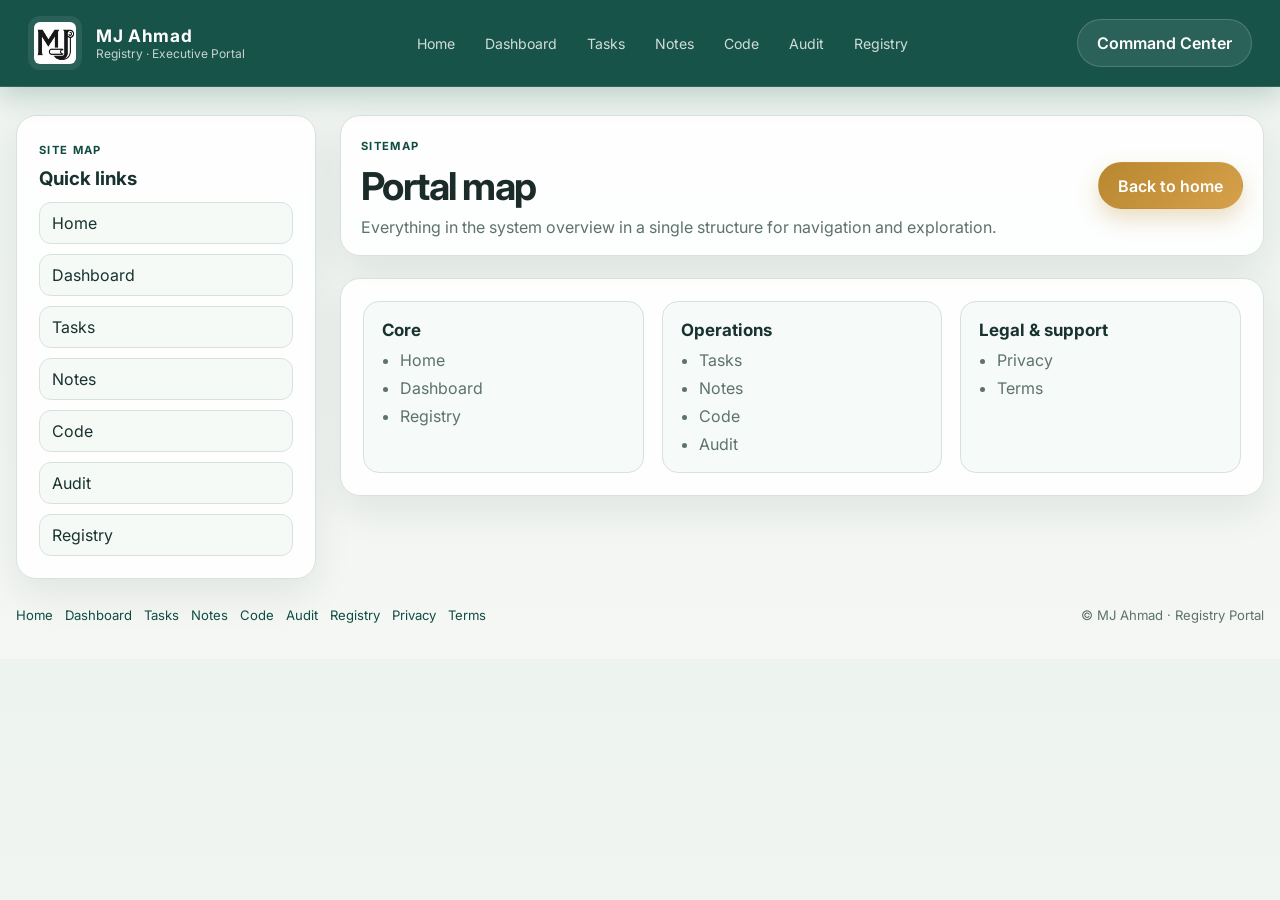
<file: pages/sitemap.html>
<!DOCTYPE html>
<html lang="en">
  <head>
    <meta charset="UTF-8" />
    <meta name="viewport" content="width=device-width, initial-scale=1.0" />
    <title>Sitemap | MJ Ahmad Registry</title>
    <link rel="preconnect" href="https://fonts.googleapis.com" />
    <link rel="preconnect" href="https://fonts.gstatic.com" crossorigin />
    <link href="https://fonts.googleapis.com/css2?family=Hind+Siliguri:wght@400;500;600;700&family=Inter:wght@400;500;600;700;800&display=swap" rel="stylesheet" />
    <link rel="stylesheet" href="../assets/styles.css" />
  </head>
  <body>
    <header class="site-header">
      <div class="brand-wrap">
        <img class="brand-logo" src="../assets/logo.png" alt="MJ Ahmad Registry" />
        <div>
          <div class="brand-title">MJ Ahmad</div>
          <div class="brand-subtitle">Registry · Executive Portal</div>
        </div>
      </div>

      <nav class="main-nav" aria-label="Main navigation">
        <a href="../index.html">Home</a>
        <a href="dashboard.html">Dashboard</a>
        <a href="tasks.html">Tasks</a>
        <a href="notes.html">Notes</a>
        <a href="code.html">Code</a>
        <a href="audit.html">Audit</a>
        <a href="registry.html">Registry</a>
      </nav>

      <div class="nav-actions">
        <button class="button secondary command-toggle" type="button">Command Center</button>
      </div>
    </header>

    <main class="page-shell">
      <aside class="sidebar">
        <section class="panel">
          <div class="panel-label">Site map</div>
          <h3>Quick links</h3>
          <ul class="sidebar-links">
            <li><a href="../index.html">Home</a></li>
            <li><a href="dashboard.html">Dashboard</a></li>
            <li><a href="tasks.html">Tasks</a></li>
            <li><a href="notes.html">Notes</a></li>
            <li><a href="code.html">Code</a></li>
            <li><a href="audit.html">Audit</a></li>
            <li><a href="registry.html">Registry</a></li>
          </ul>
        </section>
      </aside>

      <section class="content-area">
        <section class="panel page-hero">
          <div>
            <div class="eyebrow">Sitemap</div>
            <h1>Portal map</h1>
            <p>Everything in the system overview in a single structure for navigation and exploration.</p>
          </div>
          <a href="../index.html" class="button primary">Back to home</a>
        </section>

        <section class="panel">
          <div class="card-grid">
            <div class="info-card">
              <h3>Core</h3>
              <ul>
                <li><a href="../index.html">Home</a></li>
                <li><a href="dashboard.html">Dashboard</a></li>
                <li><a href="registry.html">Registry</a></li>
              </ul>
            </div>
            <div class="info-card">
              <h3>Operations</h3>
              <ul>
                <li><a href="tasks.html">Tasks</a></li>
                <li><a href="notes.html">Notes</a></li>
                <li><a href="code.html">Code</a></li>
                <li><a href="audit.html">Audit</a></li>
              </ul>
            </div>
            <div class="info-card">
              <h3>Legal & support</h3>
              <ul>
                <li><a href="privacy.html">Privacy</a></li>
                <li><a href="terms.html">Terms</a></li>
              </ul>
            </div>
          </div>
        </section>
      </section>
    </main>

    <footer class="site-footer">
      <div class="footer-links">
        <a href="../index.html">Home</a>
        <a href="dashboard.html">Dashboard</a>
        <a href="tasks.html">Tasks</a>
        <a href="notes.html">Notes</a>
        <a href="code.html">Code</a>
        <a href="audit.html">Audit</a>
        <a href="registry.html">Registry</a>
        <a href="privacy.html">Privacy</a>
        <a href="terms.html">Terms</a>
      </div>
      <div class="footer-meta">© <span id="year"></span> MJ Ahmad · Registry Portal</div>
    </footer>

    <script src="../assets/app.js"></script>
  </body>
</html>
</file>
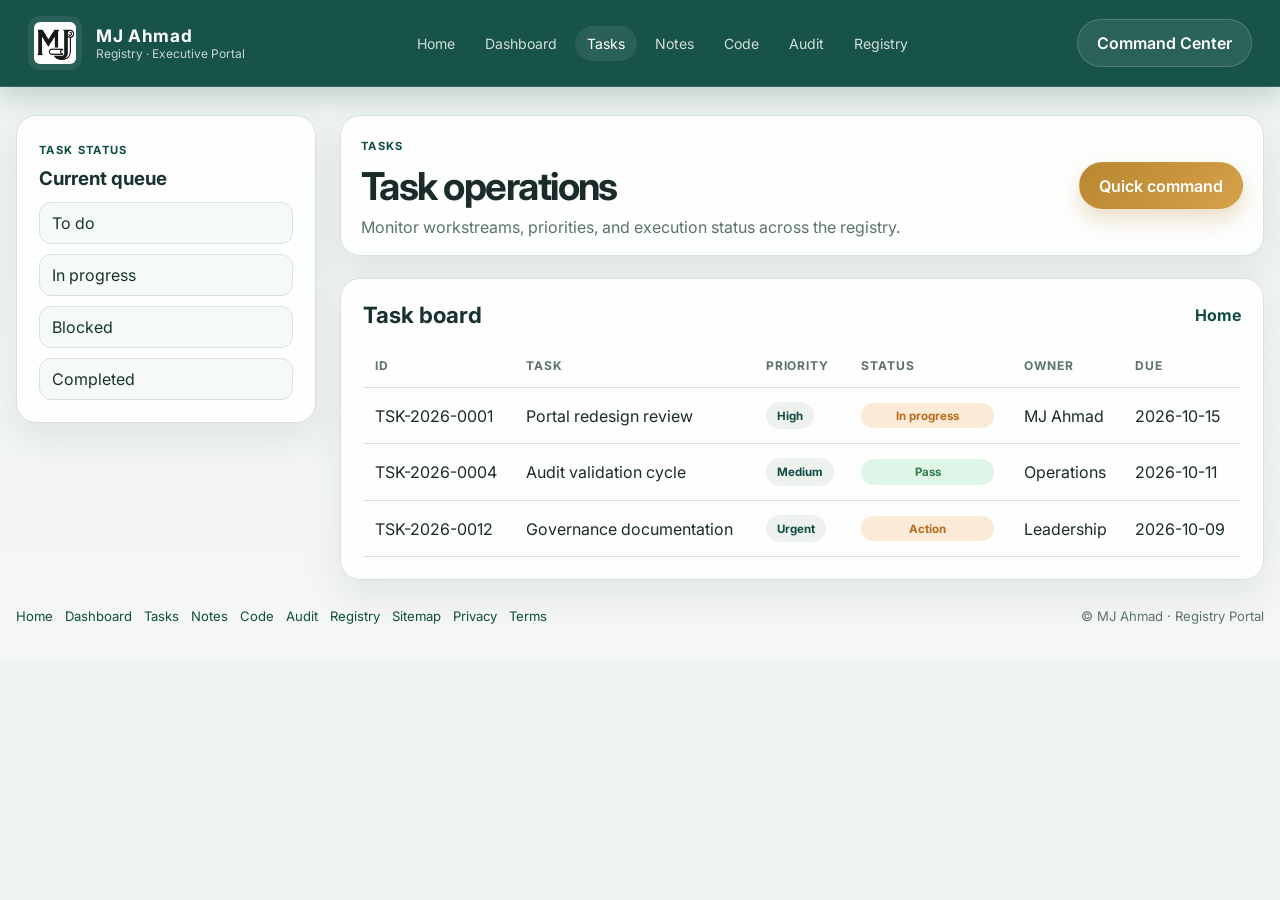
<file: pages/tasks.html>
<!DOCTYPE html>
<html lang="en">
  <head>
    <meta charset="UTF-8" />
    <meta name="viewport" content="width=device-width, initial-scale=1.0" />
    <title>Tasks | MJ Ahmad Registry</title>
    <link rel="preconnect" href="https://fonts.googleapis.com" />
    <link rel="preconnect" href="https://fonts.gstatic.com" crossorigin />
    <link href="https://fonts.googleapis.com/css2?family=Hind+Siliguri:wght@400;500;600;700&family=Inter:wght@400;500;600;700;800&display=swap" rel="stylesheet" />
    <link rel="stylesheet" href="../assets/styles.css" />
  </head>
  <body data-page="tasks" data-root="..">
    <header class="site-header">
      <div class="brand-wrap">
        <img class="brand-logo" src="../assets/logo.png" alt="MJ Ahmad Registry" />
        <div>
          <div class="brand-title">MJ Ahmad</div>
          <div class="brand-subtitle">Registry · Executive Portal</div>
        </div>
      </div>

      <nav class="main-nav" aria-label="Main navigation">
        <a href="../index.html">Home</a>
        <a href="dashboard.html">Dashboard</a>
        <a href="tasks.html" class="active">Tasks</a>
        <a href="notes.html">Notes</a>
        <a href="code.html">Code</a>
        <a href="audit.html">Audit</a>
        <a href="registry.html">Registry</a>
      </nav>

      <div class="nav-actions">
        <button class="button secondary command-toggle" type="button">Command Center</button>
      </div>
    </header>

    <main class="page-shell">
      <aside class="sidebar">
        <section class="panel">
          <div class="panel-label">Task status</div>
          <h3>Current queue</h3>
          <ul class="sidebar-links">
            <li><a href="#">To do</a></li>
            <li><a href="#">In progress</a></li>
            <li><a href="#">Blocked</a></li>
            <li><a href="#">Completed</a></li>
          </ul>
        </section>
      </aside>

      <section class="content-area">
        <section class="panel page-hero">
          <div>
            <div class="eyebrow">Tasks</div>
            <h1>Task operations</h1>
            <p>Monitor workstreams, priorities, and execution status across the registry.</p>
          </div>
          <button class="button primary command-toggle" type="button">Quick command</button>
        </section>

        <section class="panel">
          <div class="section-header">
            <h2>Task board</h2>
            <a href="../index.html">Home</a>
          </div>
          <div class="table-wrap">
            <table class="data-table">
              <thead>
                <tr>
                  <th>ID</th>
                  <th>Task</th>
                  <th>Priority</th>
                  <th>Status</th>
                  <th>Owner</th>
                  <th>Due</th>
                </tr>
              </thead>
              <tbody id="task-table-body">
                <tr>
                  <td>TSK-2026-0001</td>
                  <td>Portal redesign review</td>
                  <td><span class="table-tag">High</span></td>
                  <td><span class="status-pill status-warning">In progress</span></td>
                  <td>MJ Ahmad</td>
                  <td>2026-10-15</td>
                </tr>
                <tr>
                  <td>TSK-2026-0004</td>
                  <td>Audit validation cycle</td>
                  <td><span class="table-tag">Medium</span></td>
                  <td><span class="status-pill status-success">Pass</span></td>
                  <td>Operations</td>
                  <td>2026-10-11</td>
                </tr>
                <tr>
                  <td>TSK-2026-0012</td>
                  <td>Governance documentation</td>
                  <td><span class="table-tag">Urgent</span></td>
                  <td><span class="status-pill status-warning">Action</span></td>
                  <td>Leadership</td>
                  <td>2026-10-09</td>
                </tr>
              </tbody>
            </table>
          </div>
        </section>
      </section>
    </main>

    <div class="command-panel" id="commandPanel" aria-hidden="true">
      <div class="command-panel-inner" role="dialog" aria-modal="true" aria-labelledby="commandTitle">
        <div class="command-header">
          <div>
            <div class="panel-label">Command Center</div>
            <h3 id="commandTitle">Quick commands</h3>
          </div>
          <button class="close-panel" type="button" aria-label="Close command center">×</button>
        </div>
        <div class="command-tabs">
          <button class="tab active" type="button">Actions</button>
          <button class="tab" type="button">Links</button>
          <button class="tab" type="button">Info</button>
        </div>
        <div class="command-content">
          <div class="command-block">
            <div class="command-label">Start viewer</div>
            <div class="command-row">
              <code>./run.sh serve</code>
              <button type="button">Copy</button>
            </div>
          </div>
          <div class="command-block">
            <div class="command-label">Add task</div>
            <div class="command-row">
              <code>./run.sh task "Title" --priority high</code>
              <button type="button">Copy</button>
            </div>
          </div>
        </div>
      </div>
    </div>

    <footer class="site-footer">
      <div class="footer-links">
        <a href="../index.html">Home</a>
        <a href="dashboard.html">Dashboard</a>
        <a href="tasks.html">Tasks</a>
        <a href="notes.html">Notes</a>
        <a href="code.html">Code</a>
        <a href="audit.html">Audit</a>
        <a href="registry.html">Registry</a>
        <a href="sitemap.html">Sitemap</a>
        <a href="privacy.html">Privacy</a>
        <a href="terms.html">Terms</a>
      </div>
      <div class="footer-meta">© <span id="year"></span> MJ Ahmad · Registry Portal</div>
    </footer>

    <script src="../assets/app.js"></script>
  </body>
</html>
</file>
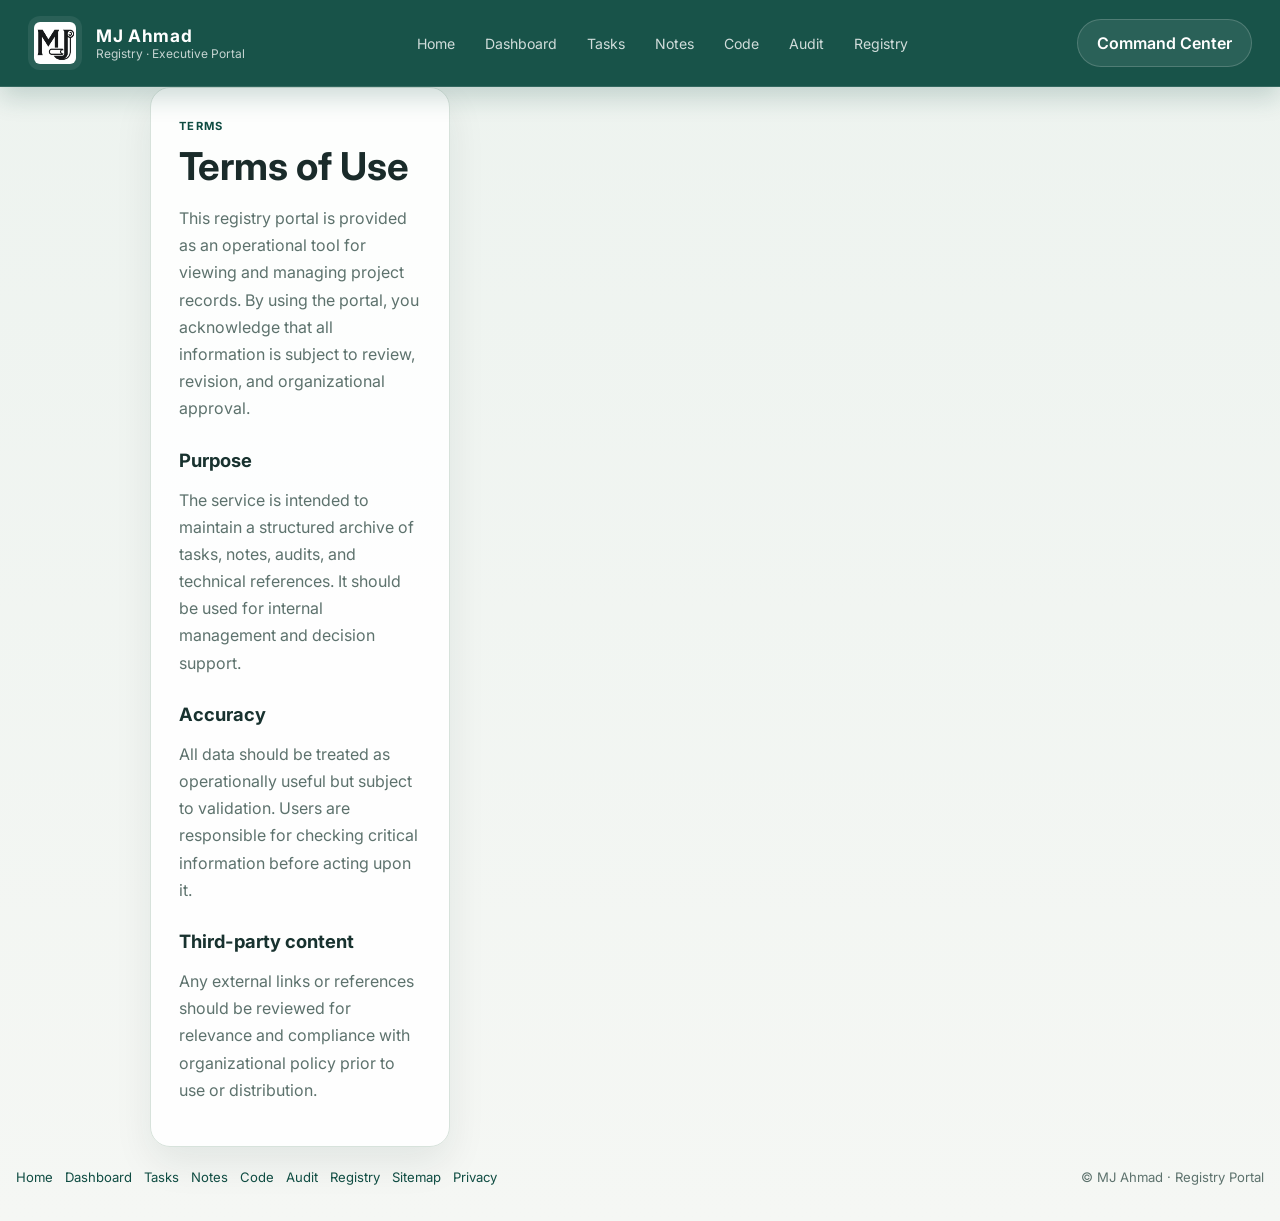
<file: pages/terms.html>
<!DOCTYPE html>
<html lang="en">
  <head>
    <meta charset="UTF-8" />
    <meta name="viewport" content="width=device-width, initial-scale=1.0" />
    <title>Terms of Use | MJ Ahmad Registry</title>
    <link rel="preconnect" href="https://fonts.googleapis.com" />
    <link rel="preconnect" href="https://fonts.gstatic.com" crossorigin />
    <link href="https://fonts.googleapis.com/css2?family=Hind+Siliguri:wght@400;500;600;700&family=Inter:wght@400;500;600;700;800&display=swap" rel="stylesheet" />
    <link rel="stylesheet" href="../assets/styles.css" />
  </head>
  <body>
    <header class="site-header">
      <div class="brand-wrap">
        <img class="brand-logo" src="../assets/logo.png" alt="MJ Ahmad Registry" />
        <div>
          <div class="brand-title">MJ Ahmad</div>
          <div class="brand-subtitle">Registry · Executive Portal</div>
        </div>
      </div>

      <nav class="main-nav" aria-label="Main navigation">
        <a href="../index.html">Home</a>
        <a href="dashboard.html">Dashboard</a>
        <a href="tasks.html">Tasks</a>
        <a href="notes.html">Notes</a>
        <a href="code.html">Code</a>
        <a href="audit.html">Audit</a>
        <a href="registry.html">Registry</a>
      </nav>

      <div class="nav-actions">
        <button class="button secondary command-toggle" type="button">Command Center</button>
      </div>
    </header>

    <main class="page-shell legal-page">
      <section class="panel">
        <div class="eyebrow">Terms</div>
        <h1>Terms of Use</h1>
        <p>This registry portal is provided as an operational tool for viewing and managing project records. By using the portal, you acknowledge that all information is subject to review, revision, and organizational approval.</p>

        <h2>Purpose</h2>
        <p>The service is intended to maintain a structured archive of tasks, notes, audits, and technical references. It should be used for internal management and decision support.</p>

        <h2>Accuracy</h2>
        <p>All data should be treated as operationally useful but subject to validation. Users are responsible for checking critical information before acting upon it.</p>

        <h2>Third-party content</h2>
        <p>Any external links or references should be reviewed for relevance and compliance with organizational policy prior to use or distribution.</p>
      </section>
    </main>

    <footer class="site-footer">
      <div class="footer-links">
        <a href="../index.html">Home</a>
        <a href="dashboard.html">Dashboard</a>
        <a href="tasks.html">Tasks</a>
        <a href="notes.html">Notes</a>
        <a href="code.html">Code</a>
        <a href="audit.html">Audit</a>
        <a href="registry.html">Registry</a>
        <a href="sitemap.html">Sitemap</a>
        <a href="privacy.html">Privacy</a>
      </div>
      <div class="footer-meta">© <span id="year"></span> MJ Ahmad · Registry Portal</div>
    </footer>

    <script src="../assets/app.js"></script>
  </body>
</html>
</file>
<file: assets/styles.css>
body {
  margin: 0;
  font-family: "Inter", "Hind Siliguri", sans-serif;
  background: linear-gradient(180deg, #edf3ef 0%, #f5f7f4 100%);
  color: #1a2b2a;
}

a {
  color: inherit;
  text-decoration: none;
}

img {
  max-width: 100%;
  display: block;
}

button, input, textarea {
  font: inherit;
}

:root {
  --bg: #edf3ef;
  --bg-strong: #dfeae4;
  --panel: rgba(255, 255, 255, 0.9);
  --panel-strong: #ffffff;
  --line: #d7e2db;
  --line-strong: #bfd0c5;
  --ink: #18322f;
  --muted: #5d726d;
  --forest: #0f4c42;
  --forest-soft: #1d635a;
  --forest-2: #123b36;
  --gold: #b8872f;
  --gold-soft: #f6ead1;
  --success: #2e7d4f;
  --success-soft: #dff5e7;
  --warning: #b96a18;
  --warning-soft: #fbead6;
  --info: #295b94;
  --info-soft: #ddefff;
  --shadow: 0 16px 38px rgba(18, 39, 35, 0.08);
  --radius: 20px;
  --radius-sm: 12px;
  --header-height: 86px;
}

.site-header {
  position: sticky;
  top: 0;
  z-index: 40;
  height: var(--header-height);
  display: flex;
  align-items: center;
  justify-content: space-between;
  gap: 24px;
  padding: 0 28px;
  background: rgba(15, 76, 66, 0.96);
  border-bottom: 1px solid rgba(255, 255, 255, 0.12);
  backdrop-filter: blur(14px);
  box-shadow: 0 10px 24px rgba(15, 76, 66, 0.2);
}

.brand-wrap {
  display: flex;
  align-items: center;
  gap: 14px;
  min-width: 220px;
}

.brand-logo {
  width: 42px;
  height: 42px;
  border-radius: 12px;
  background: rgba(255, 255, 255, 0.08);
  padding: 6px;
}

.brand-title {
  color: #ffffff;
  font-weight: 700;
  font-size: 1.08rem;
  letter-spacing: 0.04em;
}

.brand-subtitle {
  color: rgba(255, 255, 255, 0.75);
  font-size: 0.75rem;
}

.main-nav {
  display: flex;
  align-items: center;
  justify-content: center;
  gap: 6px;
  flex-wrap: wrap;
}

.main-nav a {
  color: rgba(255, 255, 255, 0.8);
  padding: 9px 12px;
  border-radius: 999px;
  font-size: 0.88rem;
  transition: all 0.2s ease;
}

.main-nav a:hover,
.main-nav a.active {
  background: rgba(255, 255, 255, 0.08);
  color: #ffffff;
}

.nav-actions {
  display: flex;
  align-items: center;
  gap: 12px;
}

.button {
  border: 1px solid transparent;
  border-radius: 999px;
  padding: 0.8rem 1.2rem;
  cursor: pointer;
  transition: transform 0.2s ease, box-shadow 0.2s ease;
  font-weight: 600;
  display: inline-flex;
  align-items: center;
  justify-content: center;
}

.button:hover {
  transform: translateY(-1px);
}

.button.primary {
  background: linear-gradient(135deg, var(--gold) 0%, #d6a14a 100%);
  color: #fff;
  box-shadow: 0 10px 22px rgba(184, 135, 47, 0.28);
}

.button.secondary {
  background: rgba(255, 255, 255, 0.08);
  border-color: rgba(255, 255, 255, 0.18);
  color: #ffffff;
}

.page-shell {
  width: min(1380px, calc(100% - 32px));
  margin: 28px auto 12px;
  display: grid;
  grid-template-columns: 300px minmax(0, 1fr);
  gap: 24px;
}

.sidebar,
.content-area {
  display: flex;
  flex-direction: column;
  gap: 22px;
}

.panel {
  background: var(--panel);
  border: 1px solid var(--line);
  border-radius: var(--radius);
  box-shadow: var(--shadow);
  padding: 22px;
}

.dashboard-card h3,
.panel h2,
.panel h3 {
  margin: 0;
  color: var(--ink);
}

.panel-label,
.eyebrow {
  display: inline-block;
  margin-bottom: 10px;
  font-size: 0.7rem;
  letter-spacing: 0.12em;
  text-transform: uppercase;
  color: var(--forest);
  font-weight: 700;
}

.mini-bars {
  display: flex;
  align-items: end;
  gap: 8px;
  height: 100px;
  margin: 18px 0 12px;
}

.mini-bars span {
  flex: 1;
  border-radius: 999px 999px 0 0;
  background: linear-gradient(180deg, var(--forest) 0%, #69b5a7 100%);
}

.stat-inline {
  display: flex;
  align-items: baseline;
  justify-content: space-between;
  gap: 12px;
  border-top: 1px solid var(--line);
  padding-top: 14px;
}

.stat-inline strong {
  font-size: 1.6rem;
}

.stat-inline span {
  color: var(--muted);
}

.sidebar-links {
  list-style: none;
  padding: 0;
  margin: 12px 0 0;
  display: grid;
  gap: 10px;
}

.sidebar-links a {
  display: block;
  padding: 10px 12px;
  border-radius: 12px;
  background: #f6faf7;
  border: 1px solid var(--line);
  color: var(--ink);
  transition: all 0.2s ease;
}

.sidebar-links a:hover {
  border-color: var(--forest);
  background: var(--forest-soft);
  color: white;
}

.hero {
  display: grid;
  grid-template-columns: minmax(0, 1.7fr) minmax(220px, 0.8fr);
  gap: 22px;
  align-items: center;
  background: linear-gradient(135deg, rgba(15, 76, 66, 0.98), rgba(18, 61, 56, 0.8));
  color: #ffffff;
  border: 1px solid rgba(255, 255, 255, 0.08);
}

.hero .eyebrow {
  color: #d2ecdf;
}

.hero h1 {
  margin: 0;
  font-size: clamp(2rem, 4vw, 3.3rem);
  line-height: 1.08;
  letter-spacing: -0.04em;
}

.hero p {
  margin: 18px 0 0;
  color: rgba(255, 255, 255, 0.8);
  font-size: 1.03rem;
  max-width: 62ch;
}

.hero-actions {
  display: flex;
  gap: 12px;
  flex-wrap: wrap;
  margin-top: 24px;
}

.hero-side {
  display: flex;
  justify-content: center;
}

.hero-panel {
  width: min(100%, 270px);
  background: rgba(255, 255, 255, 0.06);
  border: 1px solid rgba(255, 255, 255, 0.12);
  border-radius: 18px;
  padding: 18px;
}

.metric-stack {
  display: grid;
  gap: 14px;
}

.metric-stack > div {
  display: flex;
  align-items: baseline;
  justify-content: space-between;
  gap: 12px;
  padding: 10px 12px;
  border-radius: 12px;
  background: rgba(255, 255, 255, 0.04);
}

.metric-stack strong {
  font-size: 1.7rem;
}

.metric-stack span {
  color: rgba(255, 255, 255, 0.75);
}

.metrics-grid {
  display: grid;
  grid-template-columns: repeat(4, minmax(0, 1fr));
  gap: 18px;
}

.metric-card {
  padding: 18px 18px 16px;
}

.metric-top {
  display: flex;
  align-items: center;
  justify-content: space-between;
  gap: 8px;
  margin-bottom: 18px;
}

.metric-top .label {
  color: var(--muted);
  font-size: 0.82rem;
}

.metric-value {
  font-size: clamp(2rem, 3vw, 2.5rem);
  font-weight: 800;
  line-height: 1;
  letter-spacing: -0.04em;
}

.metric-meta {
  color: var(--muted);
  font-size: 0.82rem;
  margin-top: 12px;
}

.badge {
  display: inline-flex;
  align-items: center;
  border-radius: 999px;
  padding: 0.38rem 0.7rem;
  font-size: 0.7rem;
  font-weight: 700;
}

.badge-warning { background: var(--warning-soft); color: var(--warning); }
.badge-success { background: var(--success-soft); color: var(--success); }
.badge-info { background: var(--info-soft); color: var(--info); }
.badge-soft { background: #eef2f2; color: var(--forest); }

.content-grid {
  display: grid;
  gap: 22px;
}

.two-col {
  grid-template-columns: minmax(0, 1.2fr) minmax(300px, 0.8fr);
}

.section-header {
  display: flex;
  align-items: center;
  justify-content: space-between;
  gap: 14px;
  margin-bottom: 16px;
}

.section-header h2 {
  font-size: 1.4rem;
}

.section-header a,
.link-button {
  color: var(--forest);
  font-weight: 700;
  background: transparent;
  border: none;
  cursor: pointer;
}

.list-stack {
  display: grid;
  gap: 12px;
}

.list-row {
  display: flex;
  align-items: center;
  justify-content: space-between;
  gap: 14px;
  border: 1px solid var(--line);
  border-radius: 14px;
  background: #f7faf8;
  padding: 14px 14px;
}

.list-row strong {
  display: block;
  margin-bottom: 4px;
}

.list-row small {
  color: var(--muted);
}

.status-pill {
  display: inline-flex;
  align-items: center;
  justify-content: center;
  min-width: 110px;
  padding: 0.36rem 0.72rem;
  border-radius: 999px;
  font-size: 0.72rem;
  font-weight: 700;
}

.status-warning { background: var(--warning-soft); color: var(--warning); }
.status-info { background: var(--info-soft); color: var(--info); }
.status-success { background: var(--success-soft); color: var(--success); }
.status-soft { background: #edf0ef; color: var(--forest); }

.command-blocks {
  display: grid;
  gap: 12px;
}

.command-item {
  display: flex;
  align-items: center;
  justify-content: space-between;
  gap: 10px;
  background: #f6faf7;
  border: 1px solid var(--line);
  border-radius: 12px;
  padding: 12px 14px;
}

.command-item span {
  color: var(--ink);
  font-weight: 600;
}

.command-item code {
  background: #112d2a;
  color: #d7f0ea;
  border-radius: 8px;
  padding: 0.45rem 0.6rem;
  font-size: 0.76rem;
}

.portal-grid {
  display: grid;
  grid-template-columns: repeat(3, minmax(0, 1fr));
  gap: 14px;
}

.portal-card {
  display: flex;
  flex-direction: column;
  justify-content: center;
  gap: 8px;
  min-height: 140px;
  padding: 18px;
  background: linear-gradient(180deg, #f7faf8 0%, #eef5f3 100%);
  border: 1px solid var(--line);
  border-radius: 16px;
  transition: transform 0.2s ease, box-shadow 0.2s ease, border-color 0.2s ease;
}

.portal-card:hover {
  transform: translateY(-2px);
  border-color: var(--forest);
  box-shadow: 0 12px 26px rgba(15, 76, 66, 0.08);
}

.portal-icon {
  font-size: 1.8rem;
  color: var(--forest);
}

.portal-card strong {
  font-size: 1.06rem;
}

.portal-card small {
  color: var(--muted);
}

.site-footer {
  width: min(1380px, calc(100% - 32px));
  margin: 6px auto 28px;
  display: flex;
  align-items: center;
  justify-content: space-between;
  gap: 18px;
  flex-wrap: wrap;
  padding: 16px 4px 8px;
  color: var(--muted);
}

.footer-links {
  display: flex;
  justify-content: flex-start;
  align-items: center;
  gap: 12px;
  flex-wrap: wrap;
}

.footer-links a {
  font-size: 0.82rem;
  color: var(--forest);
}

.footer-meta {
  font-size: 0.82rem;
}

.page-hero {
  display: flex;
  align-items: center;
  justify-content: space-between;
  gap: 16px;
  padding: 18px 20px;
}

.page-hero h1 {
  margin: 0;
  font-size: clamp(2rem, 3vw, 2.6rem);
  letter-spacing: -0.04em;
}

.page-hero p {
  margin: 8px 0 0;
  color: var(--muted);
}

.kpi-grid {
  display: grid;
  grid-template-columns: repeat(4, minmax(0, 1fr));
  gap: 18px;
}

.kpi-grid .panel {
  padding: 18px;
}

.table-wrap {
  overflow: auto;
}

.data-table {
  width: 100%;
  border-collapse: collapse;
  min-width: 720px;
}

.data-table th,
.data-table td {
  padding: 14px 12px;
  border-bottom: 1px solid var(--line);
  text-align: left;
}

.data-table th {
  color: var(--muted);
  font-size: 0.75rem;
  text-transform: uppercase;
  letter-spacing: 0.08em;
}

.data-table tr:hover td {
  background: rgba(15, 76, 66, 0.02);
}

.table-tag {
  display: inline-flex;
  padding: 0.42rem 0.7rem;
  border-radius: 999px;
  background: #edf2ef;
  color: var(--forest);
  font-size: 0.72rem;
  font-weight: 700;
}

.card-grid {
  display: grid;
  grid-template-columns: repeat(3, minmax(0, 1fr));
  gap: 18px;
}

.info-card {
  background: #f6faf8;
  border: 1px solid var(--line);
  border-radius: 16px;
  padding: 18px;
}

.info-card h3 {
  margin: 0 0 10px;
  font-size: 1.06rem;
}

.info-card p,
.info-card li,
.info-card dl {
  color: var(--muted);
}

.info-card ul {
  margin: 0;
  padding-left: 18px;
  display: grid;
  gap: 8px;
}

.legal-page {
  max-width: 980px;
  margin: 0 auto;
}

.legal-page .panel {
  padding: 26px 28px;
}

.legal-page h1 {
  margin-top: 0;
  margin-bottom: 12px;
  font-size: clamp(2rem, 3vw, 2.6rem);
}

.legal-page h2 {
  font-size: 1.15rem;
  margin-top: 26px;
  margin-bottom: 10px;
}

.legal-page p,
.legal-page li {
  color: var(--muted);
  line-height: 1.7;
}

.command-panel {
  position: fixed;
  inset: 0;
  background: rgba(12, 20, 19, 0.52);
  display: none;
  align-items: center;
  justify-content: center;
  z-index: 80;
  padding: 20px;
}

.command-panel.visible {
  display: flex;
}

.command-panel-inner {
  width: min(720px, 100%);
  background: var(--panel-strong);
  border: 1px solid var(--line);
  border-radius: 24px;
  box-shadow: 0 22px 55px rgba(14, 26, 24, 0.2);
  padding: 20px 22px 18px;
}

.command-header {
  display: flex;
  align-items: center;
  justify-content: space-between;
  gap: 12px;
  margin-bottom: 16px;
}

.command-header h3 {
  margin: 0;
}

.close-panel {
  width: 38px;
  height: 38px;
  border: 1px solid var(--line);
  border-radius: 50%;
  background: #f7faf8;
  cursor: pointer;
  font-size: 1.4rem;
}

.command-tabs {
  display: flex;
  gap: 10px;
  flex-wrap: wrap;
  padding-bottom: 16px;
  border-bottom: 1px solid var(--line);
}

.tab {
  border: 1px solid var(--line);
  background: #f5faf7;
  color: var(--ink);
  border-radius: 999px;
  padding: 0.6rem 0.9rem;
  cursor: pointer;
  font-weight: 600;
}

.tab.active {
  background: var(--forest);
  border-color: var(--forest);
  color: white;
}

.command-content {
  padding-top: 18px;
  display: grid;
  gap: 12px;
}

.command-block {
  border: 1px solid var(--line);
  border-radius: 14px;
  background: #f7faf8;
  padding: 14px;
}

.command-label {
  font-size: 0.8rem;
  text-transform: uppercase;
  letter-spacing: 0.08em;
  color: var(--muted);
  margin-bottom: 10px;
}

.command-row {
  display: flex;
  align-items: center;
  justify-content: space-between;
  gap: 12px;
}

.command-row code {
  flex: 1;
  min-width: 0;
  white-space: nowrap;
  overflow: auto;
  background: #112d2a;
  color: #d7f0ea;
  padding: 0.8rem 0.9rem;
  border-radius: 10px;
  font-size: 0.8rem;
}

.command-row button {
  border: 1px solid var(--line);
  background: white;
  border-radius: 10px;
  padding: 0.8rem 0.9rem;
  cursor: pointer;
}

@media (max-width: 1100px) {
  .page-shell {
    grid-template-columns: 1fr;
  }

  .metrics-grid,
  .kpi-grid,
  .card-grid {
    grid-template-columns: repeat(2, minmax(0, 1fr));
  }
}

@media (max-width: 820px) {
  .site-header {
    flex-wrap: wrap;
    justify-content: center;
    height: auto;
    padding-top: 16px;
    padding-bottom: 16px;
  }

  .main-nav {
    width: 100%;
    justify-content: center;
  }

  .hero,
  .two-col,
  .portal-grid,
  .metrics-grid,
  .kpi-grid,
  .card-grid {
    grid-template-columns: 1fr;
  }

  .site-footer {
    justify-content: center;
    text-align: center;
  }
}

@media (max-width: 560px) {
  .page-shell,
  .site-footer {
    width: min(100% - 18px, 1380px);
  }

  .panel,
  .metric-card {
    padding: 18px 16px;
  }

  .hero-actions,
  .command-row {
    flex-direction: column;
    align-items: stretch;
  }
}
</file>
